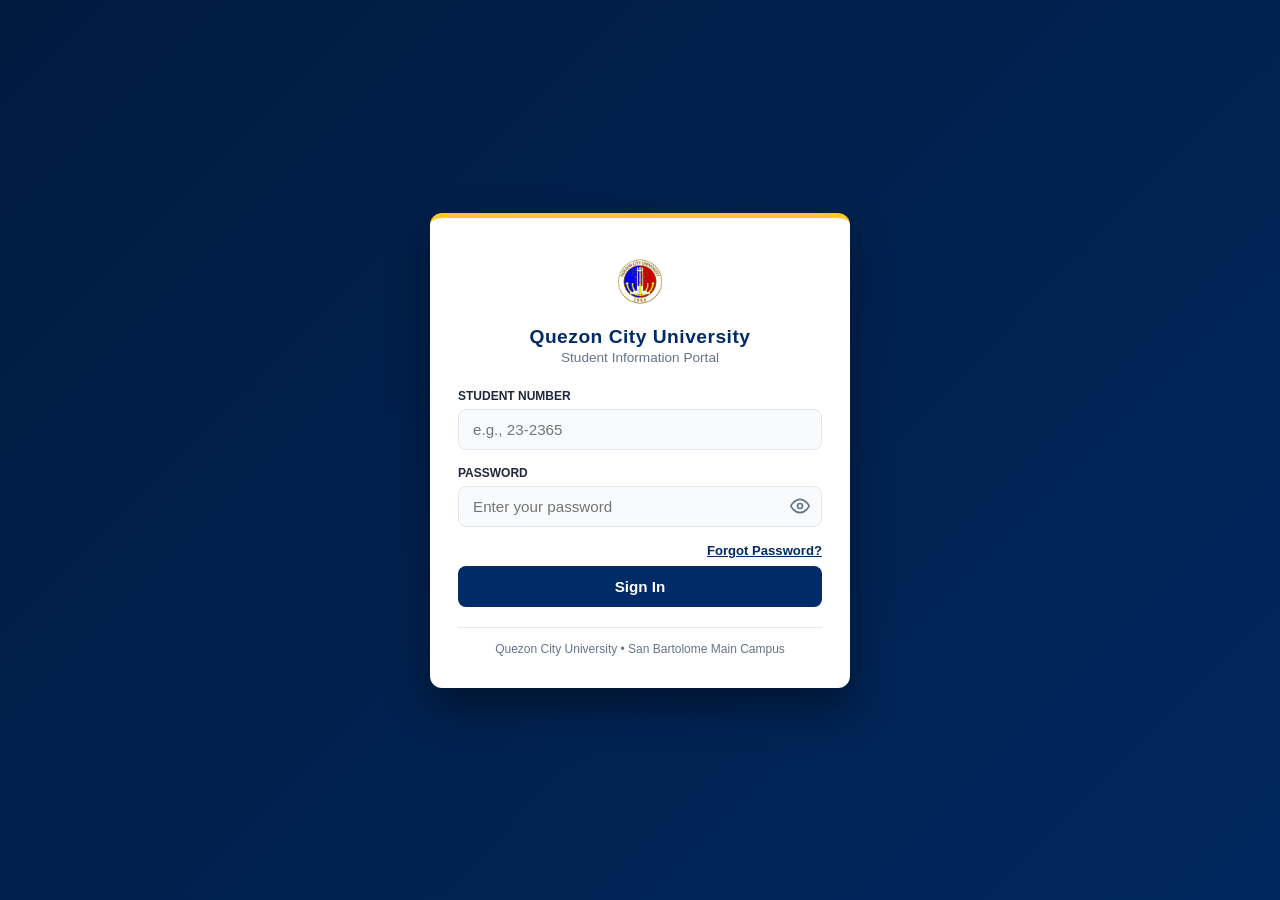
<file: frontend/index.html>
<!DOCTYPE html>
<html lang="en">
<head>
  <meta charset="UTF-8">
  <meta name="viewport" content="width=device-width, initial-scale=1.0">
  <title>QCU Portal - Student Login</title>
  <link rel="icon" type="image/png" href="assets/images/qcu_logo.png">
  <link rel="stylesheet" href="css/variables.css">
  <link rel="stylesheet" href="css/global.css">
  <link rel="stylesheet" href="css/pages/login.css">
</head>
<body class="login-page-body">

  <!-- Background Crossfade Slideshow -->
  <div class="bg-slideshow">
    <div class="slide"></div>
    <div class="slide"></div>
    <div class="slide"></div>
  </div>
  <div class="bg-overlay"></div>

  <!-- Login Card Container -->
  <div class="login-container">
    <div class="login-header">
      <img src="assets/images/qcu_logo.png" alt="QCU Logo" class="login-logo-img">
      <h2>Quezon City University</h2>
      <p>Student Information Portal</p>
    </div>

    <div id="loginAlertBox" class="alert-message alert-error"></div>

    <form id="loginForm">
      <div class="form-group">
        <label for="studentId">Student Number</label>
        <input type="text" id="studentId" class="form-input" placeholder="e.g., 23-2365" required autocomplete="username">
      </div>

      <div class="form-group">
        <label for="password">Password</label>
        <div class="password-input-wrapper">
          <input type="password" id="password" class="form-input" placeholder="Enter your password" required autocomplete="current-password">
          <button type="button" class="password-toggle-btn" id="togglePasswordBtn" aria-label="Show password">
            <svg id="eyeIcon" viewBox="0 0 24 24" fill="none" stroke="currentColor" stroke-width="2" stroke-linecap="round" stroke-linejoin="round">
              <path d="M1 12s4-8 11-8 11 8 11 8-4 8-11 8-11-8-11-8z"></path>
              <circle cx="12" cy="12" r="3"></circle>
            </svg>
          </button>
        </div>
      </div>

      <div class="form-helper-row">
        <button type="button" class="forgot-pass-link" id="openForgotModalBtn">Forgot Password?</button>
      </div>

      <button type="submit" class="btn-login">Sign In</button>
    </form>

    <div class="portal-footer">
      <span>Quezon City University &bull; San Bartolome Main Campus</span>
    </div>
  </div>

  <!-- Static Forgot Password Guidance Modal -->
  <div class="modal-backdrop" id="forgotPassModal">
    <div class="modal-card">
      <div class="modal-header">
        <div class="modal-title-group">
          <h3>Account Recovery & Password Reset</h3>
        </div>
        <button type="button" class="modal-close-btn" id="closeForgotModalBtn" aria-label="Close modal">&times;</button>
      </div>

      <div class="modal-body-content">
        <p>If you have forgotten your portal password or are locked out of your account, password resets are processed in person to protect student identity.</p>
        
        <div class="instruction-box">
          <strong>Where to proceed:</strong>
          <ul>
            <li><strong>QCU MIS / IT Helpdesk</strong> — Administration Building, Ground Floor</li>
            <li><strong>University Registrar's Office</strong> — Window 4 (Student Records Assistance)</li>
          </ul>
        </div>

        <div class="requirements-box">
          <strong>What to bring:</strong>
          <ul>
            <li>Valid <strong>Student ID</strong> (or Certificate of Registration / Assessment Slip).</li>
            <li>Official <strong>@qcu.edu.ph</strong> student email details.</li>
          </ul>
        </div>

        <p class="text-muted" style="font-size: 0.8rem; margin-top: 14px;">Office Hours: Monday to Friday, 8:00 AM – 5:00 PM.</p>
      </div>

      <div class="modal-actions">
        <button type="button" class="btn-submit" id="dismissForgotModalBtn">Understood</button>
      </div>
    </div>
  </div>

  <script src="js/modules/login.js"> </script>
</body>
</html>
</file>
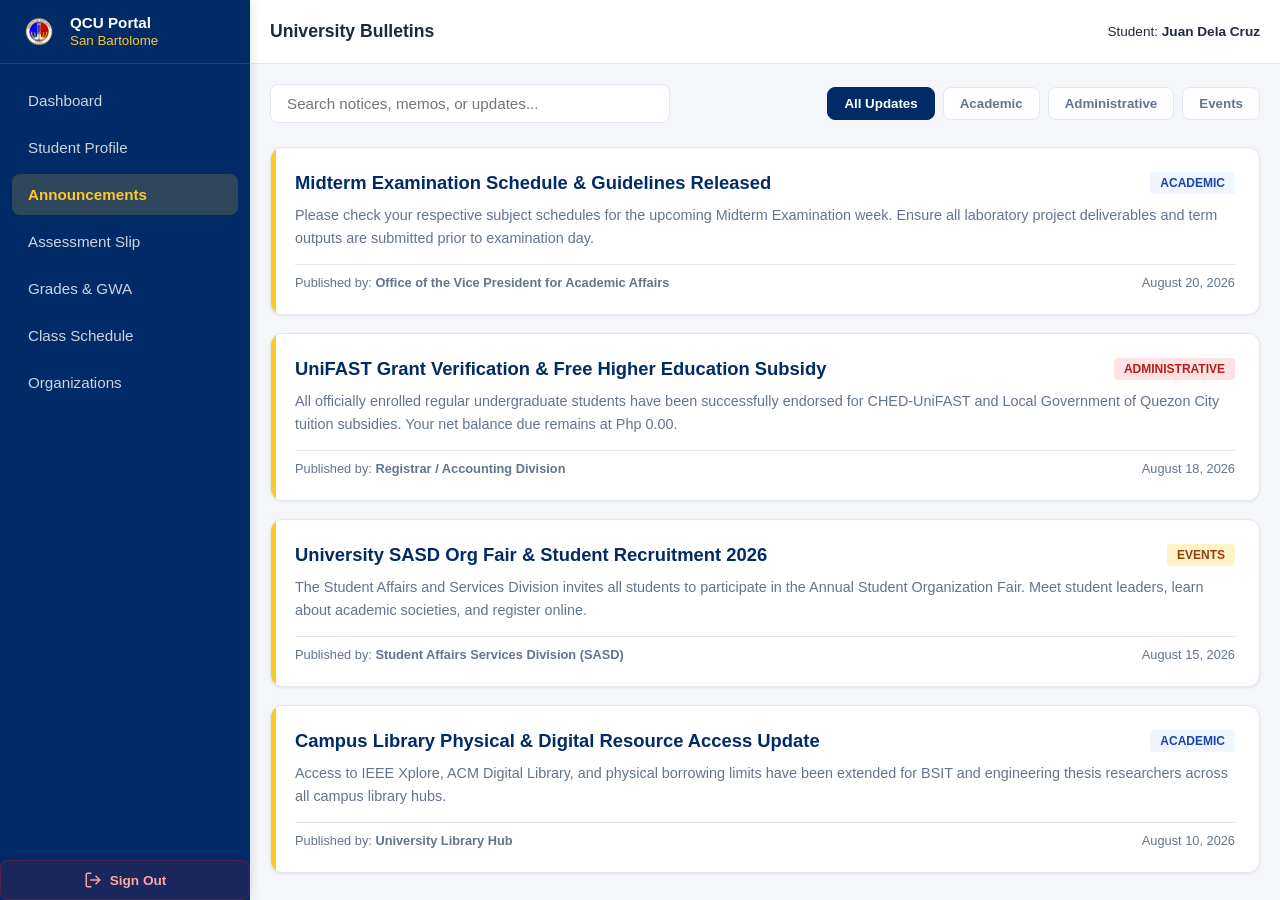
<file: frontend/announcements.html>
<!DOCTYPE html>
<html lang="en">
<head>
  <meta charset="UTF-8">
  <meta name="viewport" content="width=device-width, initial-scale=1.0">
  <title>QCU Portal - University Bulletins & Announcements</title>
  <link rel="icon" type="image/png" href="assets/images/qcu_logo.png">
  <link rel="stylesheet" href="css/variables.css">
  <link rel="stylesheet" href="css/global.css">
  <link rel="stylesheet" href="css/pages/announcements.css">
</head>
<body>

  <div class="sidebar-overlay"></div>

  <!-- Shared Sidebar -->
  <aside class="sidebar">
    <div class="brand-section">
      <img src="assets/images/qcu_logo.png" alt="QCU Logo" class="brand-logo-img">
      <div>
        <h3 class="brand-text-title">QCU Portal</h3>
        <small class="brand-text-sub">San Bartolome</small>
      </div>
    </div>
    
    <ul class="nav-list">
      <li><a href="dashboard.html" class="nav-link">Dashboard</a></li>
      <li><a href="profile.html" class="nav-link">Student Profile</a></li>
      <li><a href="announcements.html" class="nav-link active">Announcements</a></li>
      <li><a href="assessment.html" class="nav-link">Assessment Slip</a></li>
      <li><a href="grades.html" class="nav-link">Grades & GWA</a></li>
      <li><a href="schedule.html" class="nav-link">Class Schedule</a></li>
      <li><a href="organizations.html" class="nav-link">Organizations</a></li>
    </ul>

    <button class="btn-logout" id="logoutBtn">
  <svg width="18" height="18" viewBox="0 0 24 24" fill="none" stroke="currentColor" stroke-width="2" stroke-linecap="round" stroke-linejoin="round">
    <path d="M9 21H5a2 2 0 0 1-2-2V5a2 2 0 0 1 2-2h4"></path>
    <polyline points="16 17 21 12 16 7"></polyline>
    <line x1="21" y1="12" x2="9" y2="12"></line>
  </svg>
  Sign Out
</button>
  </aside>

  <!-- Main Viewport -->
  <div class="app-container">
    <header class="top-header">
      <div class="header-left">
        <button class="menu-toggle-btn" aria-label="Toggle navigation">☰</button>
        <h2 class="header-page-title">University Bulletins</h2>
      </div>
      <div class="user-badge">Student: <strong>Juan Dela Cruz</strong></div>
    </header>

    <main class="content-body">
      <!-- Search & Category Filters -->
      <section class="announcements-controls">
        <div class="search-box">
          <input type="text" id="bulletinSearch" class="search-input" placeholder="Search notices, memos, or updates...">
        </div>
        <div class="filter-tabs">
          <button class="tab-btn active" data-category="ALL">All Updates</button>
          <button class="tab-btn" data-category="ACADEMIC">Academic</button>
          <button class="tab-btn" data-category="ADMINISTRATIVE">Administrative</button>
          <button class="tab-btn" data-category="EVENTS">Events</button>
        </div>
      </section>

      <!-- Feed Container -->
      <section class="announcements-feed" id="bulletinFeed">
        <!-- Injected via JavaScript -->
      </section>
    </main>
  </div>

  <!-- Logout Confirmation Modal -->
  <div class="logout-modal-backdrop" id="logoutModal">
    <div class="logout-modal-box">
      <h3>Sign Out</h3>
      <p>Are you sure you want to sign out of your QCU Student Portal account?</p>
      <div class="logout-modal-actions">
        <button type="button" class="logout-btn-cancel" id="cancelLogoutBtn">Cancel</button>
        <button type="button" class="logout-btn-confirm" id="confirmLogoutBtn">Sign Out</button>
      </div>
    </div>
  </div>

  <script src="js/navigation.js"></script>
  <script src="js/modules/announcements.js"></script>
</body>
</html>
</file>
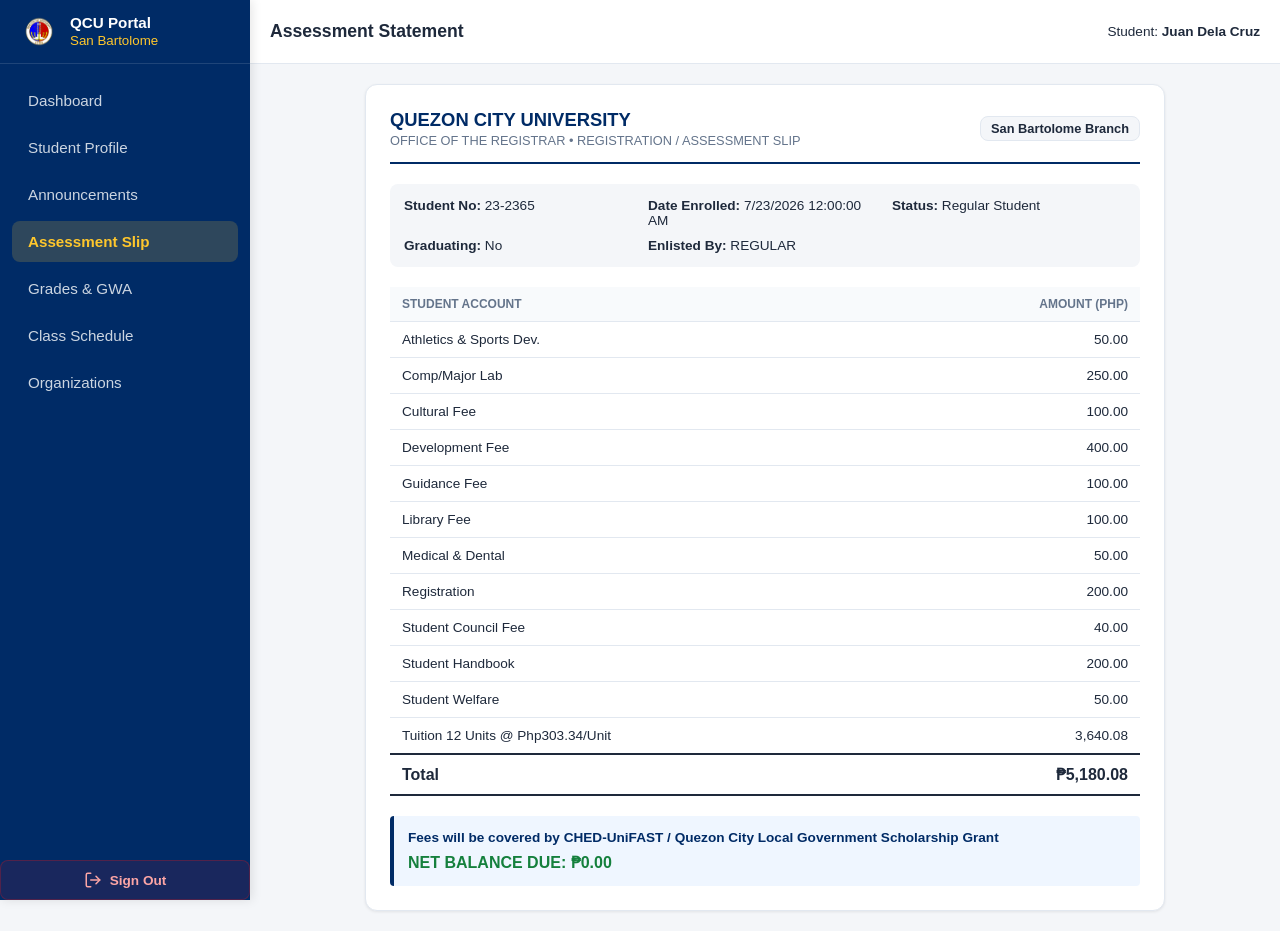
<file: frontend/assessment.html>
<!DOCTYPE html>
<html lang="en">
<head>
  <meta charset="UTF-8">
  <meta name="viewport" content="width=device-width, initial-scale=1.0">
  <title>QCU Portal - Official Assessment Slip</title>
  <link rel="icon" type="image/png" href="assets/images/qcu_logo.png">
  <link rel="stylesheet" href="css/variables.css">
  <link rel="stylesheet" href="css/global.css">
  <link rel="stylesheet" href="css/pages/assessment.css">
</head>
<body>

  <div class="sidebar-overlay"></div>

  <aside class="sidebar">
    <div class="brand-section">
      <img src="assets/images/qcu_logo.png" alt="QCU Logo" class="brand-logo-img">
      <div>
        <h3 class="brand-text-title">QCU Portal</h3>
        <small class="brand-text-sub">San Bartolome</small>
      </div>
    </div>
    
    <ul class="nav-list">
      <li><a href="dashboard.html" class="nav-link">Dashboard</a></li>
      <li><a href="profile.html" class="nav-link">Student Profile</a></li>
      <li><a href="announcements.html" class="nav-link">Announcements</a></li>
      <li><a href="assessment.html" class="nav-link active">Assessment Slip</a></li>
      <li><a href="grades.html" class="nav-link">Grades & GWA</a></li>
      <li><a href="schedule.html" class="nav-link">Class Schedule</a></li>
      <li><a href="organizations.html" class="nav-link">Organizations</a></li>
    </ul>

    <button class="btn-logout" id="logoutBtn">
  <svg width="18" height="18" viewBox="0 0 24 24" fill="none" stroke="currentColor" stroke-width="2" stroke-linecap="round" stroke-linejoin="round">
    <path d="M9 21H5a2 2 0 0 1-2-2V5a2 2 0 0 1 2-2h4"></path>
    <polyline points="16 17 21 12 16 7"></polyline>
    <line x1="21" y1="12" x2="9" y2="12"></line>
  </svg>
  Sign Out
</button>
  </aside>

  <div class="app-container">
    <header class="top-header">
      <div class="header-left">
        <button class="menu-toggle-btn" aria-label="Toggle menu">☰</button>
        <h2 class="header-page-title">Assessment Statement</h2>
      </div>
      <div class="user-badge">Student: <strong>Juan Dela Cruz</strong></div>
    </header>

    <main class="content-body">
      <div class="slip-wrapper">
        <header class="slip-header">
          <div class="university-title">
            <h2>QUEZON CITY UNIVERSITY</h2>
            <p>OFFICE OF THE REGISTRAR • REGISTRATION / ASSESSMENT SLIP</p>
          </div>
          <div class="campus-tag" id="campusName">San Bartolome Branch</div>
        </header>

        <section class="meta-grid">
          <div><strong>Student No:</strong> <span id="studentNo">23-2365</span></div>
          <div><strong>Date Enrolled:</strong> <span id="enrollDate">07/23/2026</span></div>
          <div><strong>Status:</strong> <span id="studentStatus">Regular</span></div>
          <div><strong>Graduating:</strong> <span id="isGraduating">No</span></div>
          <div><strong>Enlisted By:</strong> <span id="enlistedBy">REGULAR</span></div>
        </section>

        <div class="table-responsive">
          <table class="slip-table">
            <thead>
              <tr>
                <th style="text-align: left;">STUDENT ACCOUNT</th>
                <th style="text-align: right;">Amount (PHP)</th>
              </tr>
            </thead>
            <tbody id="assessmentRows"></tbody>
            <tfoot>
              <tr class="total-row">
                <td>Total</td>
                <td id="totalAmountDisplay" style="text-align: right;">₱0.00</td>
              </tr>
            </tfoot>
          </table>
        </div>

        <div class="scholarship-box">
          <p>Fees will be covered by CHED-UniFAST / Quezon City Local Government Scholarship Grant</p>
          <div class="net-due-tag">NET BALANCE DUE: ₱0.00</div>
        </div>
      </div>
    </main>
  </div>

  <!-- Logout Confirmation Modal -->
  <div class="logout-modal-backdrop" id="logoutModal">
    <div class="logout-modal-box">
      <h3>Sign Out</h3>
      <p>Are you sure you want to sign out of your QCU Student Portal account?</p>
      <div class="logout-modal-actions">
        <button type="button" class="logout-btn-cancel" id="cancelLogoutBtn">Cancel</button>
        <button type="button" class="logout-btn-confirm" id="confirmLogoutBtn">Sign Out</button>
      </div>
    </div>
  </div>

  <script src="js/navigation.js"></script>
  <script src="js/modules/assessment.js"></script>
</body>
</html>
</file>
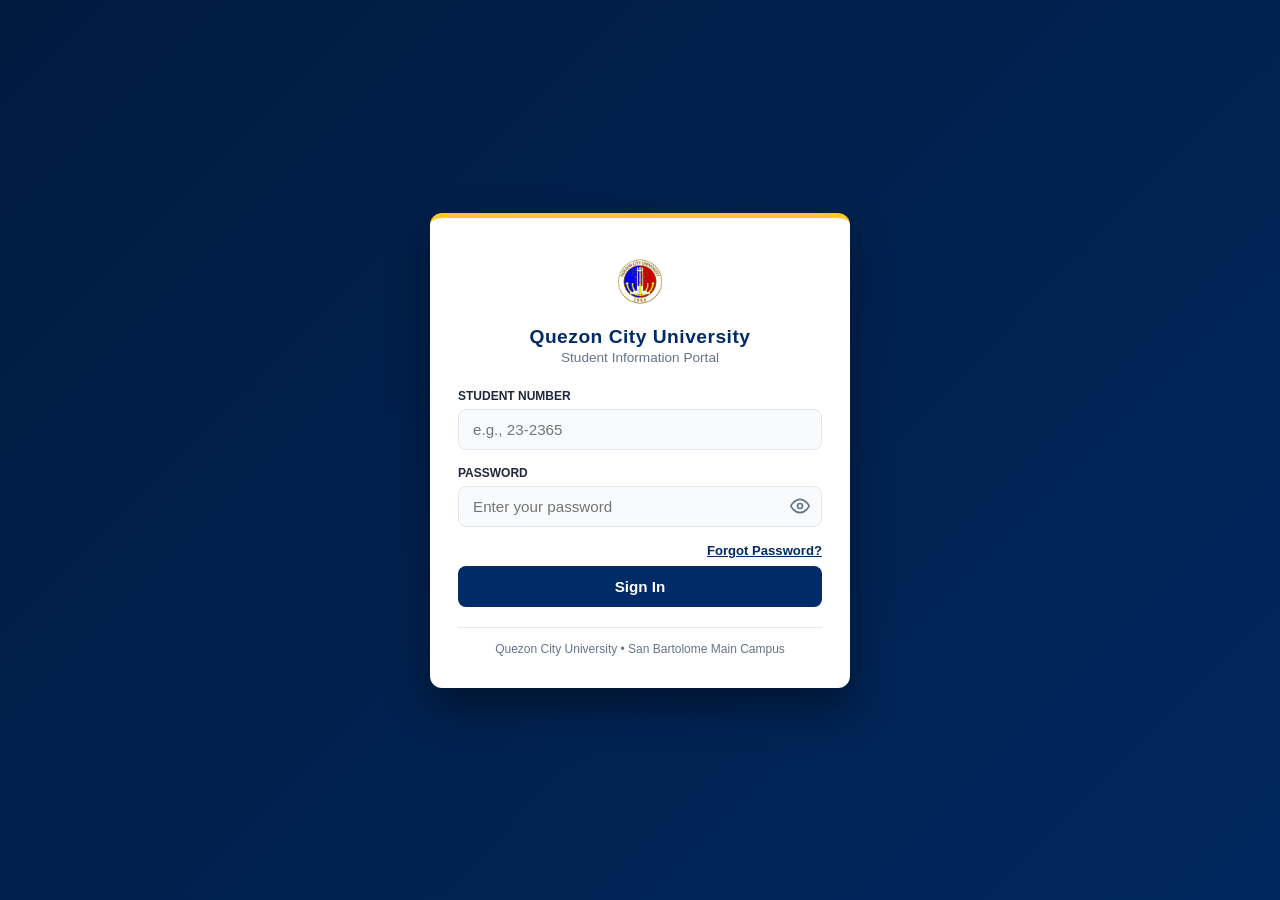
<file: frontend/dashboard.html>
<!DOCTYPE html>
<html lang="en">
<head>
  <meta charset="UTF-8">
  <meta name="viewport" content="width=device-width, initial-scale=1.0">
  <title>QCU Portal - Student Dashboard</title>
  <link rel="icon" type="image/png" href="assets/images/qcu_logo.png">
  <link rel="stylesheet" href="css/variables.css">
  <link rel="stylesheet" href="css/global.css">
  <link rel="stylesheet" href="css/pages/dashboard.css">
</head>
<body>

  <div class="sidebar-overlay"></div>

  <aside class="sidebar">
    <div class="brand-section">
      <img src="assets/images/qcu_logo.png" alt="QCU Logo" class="brand-logo-img">
      <div>
        <h3 class="brand-text-title">QCU Portal</h3>
        <small class="brand-text-sub">San Bartolome</small>
      </div>
    </div>
    
    <ul class="nav-list">
      <li><a href="dashboard.html" class="nav-link active">Dashboard</a></li>
      <li><a href="profile.html" class="nav-link">Student Profile</a></li>
      <li><a href="announcements.html" class="nav-link">Announcements</a></li>
      <li><a href="assessment.html" class="nav-link">Assessment Slip</a></li>
      <li><a href="grades.html" class="nav-link">Grades & GWA</a></li>
      <li><a href="schedule.html" class="nav-link">Class Schedule</a></li>
      <li><a href="organizations.html" class="nav-link">Organizations</a></li>
    </ul>

    <button class="btn-logout" id="logoutBtn">
  <svg width="18" height="18" viewBox="0 0 24 24" fill="none" stroke="currentColor" stroke-width="2" stroke-linecap="round" stroke-linejoin="round">
    <path d="M9 21H5a2 2 0 0 1-2-2V5a2 2 0 0 1 2-2h4"></path>
    <polyline points="16 17 21 12 16 7"></polyline>
    <line x1="21" y1="12" x2="9" y2="12"></line>
  </svg>
  Sign Out
</button>
  </aside>

  <div class="app-container">
    <header class="top-header">
      <div class="header-left">
        <button class="menu-toggle-btn" aria-label="Toggle menu">☰</button>
        <h2 class="header-page-title">Student Dashboard</h2>
      </div>
      <div class="user-badge"><strong id="studentHeaderName">Juan Dela Cruz</strong></div>
    </header>

    <main class="content-body">
      <section class="metrics-grid">
        <div class="metric-card">
          <h4>Current Semester GWA</h4>
          <div class="value" id="dashGwa">1.35</div>
          <span class="badge badge-success">Dean's List Standing</span>
        </div>
        <div class="metric-card">
          <h4>Enrolled Units</h4>
          <div class="value" id="dashUnits">12 Units</div>
          <span class="badge badge-info">Regular Student</span>
        </div>
        <div class="metric-card">
          <h4>Tuition & Fees Due</h4>
          <div class="value">₱0.00</div>
          <span class="badge badge-success">CHED-UniFAST Covered</span>
        </div>
      </section>

      <div class="dashboard-grid">
        <section class="panel-card">
          <div class="panel-header">
            <h3>Today's Class Schedule</h3>
            <span style="font-size: 0.8rem; color: var(--qcu-text-muted);" id="todayDate">Monday</span>
          </div>
          <div class="table-responsive">
            <table class="schedule-table">
              <thead>
                <tr>
                  <th>Code</th>
                  <th>Subject</th>
                  <th>Time</th>
                  <th>Room</th>
                  <th>Instructor</th>
                </tr>
              </thead>
              <tbody id="dashScheduleRows"></tbody>
            </table>
          </div>
        </section>

        <section class="panel-card">
          <div class="panel-header">
            <h3>Announcements</h3>
            <span style="font-size: 0.8rem; color: var(--qcu-accent); font-weight: 700;">SASD / Admin</span>
          </div>
          <div class="announcement-list" id="announcementFeed"></div>
        </section>
      </div>
    </main>
  </div>

  <!-- Logout Confirmation Modal -->
  <div class="logout-modal-backdrop" id="logoutModal">
    <div class="logout-modal-box">
      <h3>Sign Out</h3>
      <p>Are you sure you want to sign out of your QCU Student Portal account?</p>
      <div class="logout-modal-actions">
        <button type="button" class="logout-btn-cancel" id="cancelLogoutBtn">Cancel</button>
        <button type="button" class="logout-btn-confirm" id="confirmLogoutBtn">Sign Out</button>
      </div>
    </div>
  </div>

  <script src="js/navigation.js"></script>
  <script src="js/modules/dashboard.js"></script>
</body>
</html>
</file>
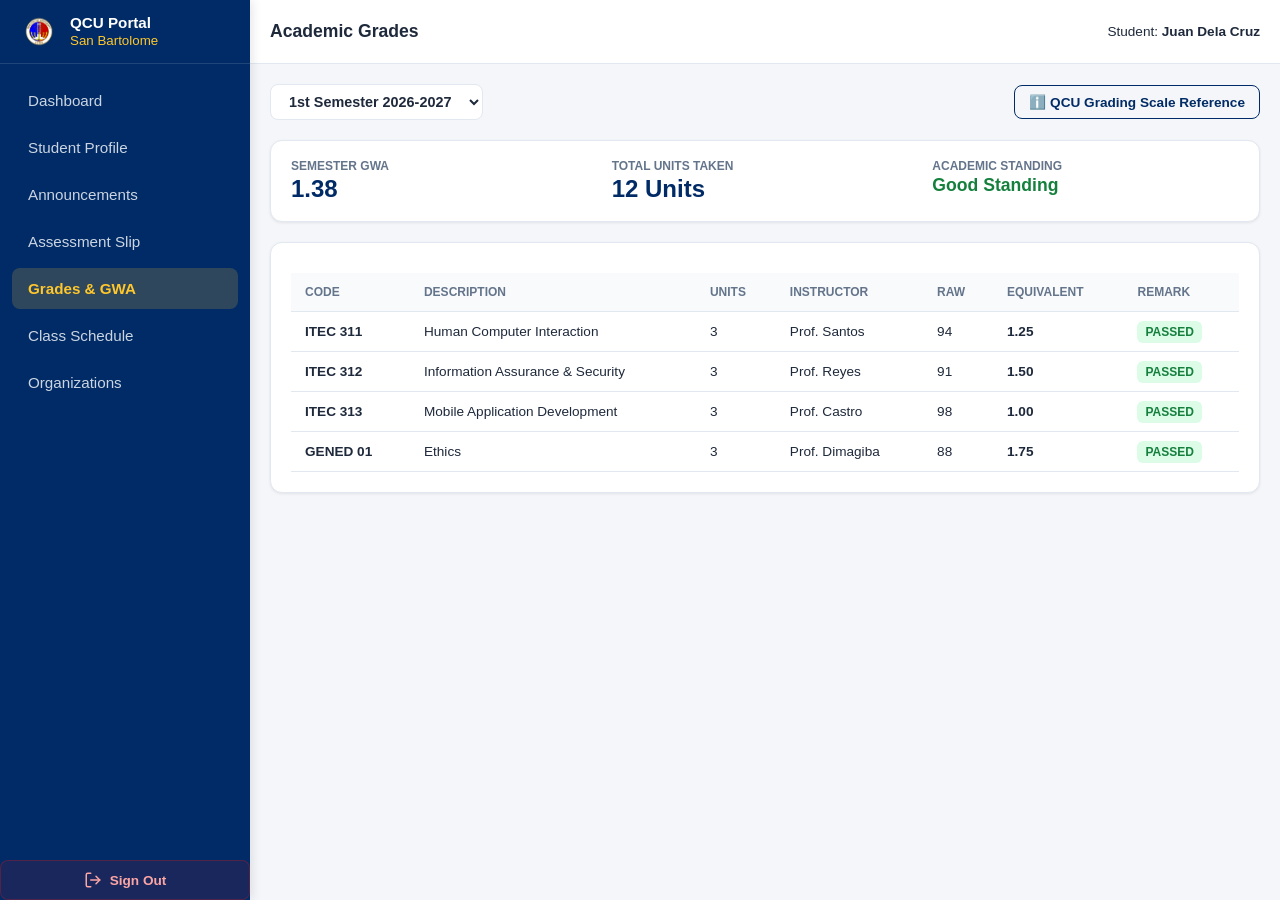
<file: frontend/grades.html>
<!DOCTYPE html>
<html lang="en">
<head>
  <meta charset="UTF-8">
  <meta name="viewport" content="width=device-width, initial-scale=1.0">
  <title>QCU Portal - Grades & Academic History</title>
  <link rel="icon" type="image/png" href="assets/images/qcu_logo.png">
  <link rel="stylesheet" href="css/variables.css">
  <link rel="stylesheet" href="css/global.css">
  <link rel="stylesheet" href="css/pages/grades.css">
</head>
<body>

  <div class="sidebar-overlay"></div>

  <aside class="sidebar">
    <div class="brand-section">
      <img src="assets/images/qcu_logo.png" alt="QCU Logo" class="brand-logo-img">
      <div>
        <h3 class="brand-text-title">QCU Portal</h3>
        <small class="brand-text-sub">San Bartolome</small>
      </div>
    </div>
    
    <ul class="nav-list">
      <li><a href="dashboard.html" class="nav-link">Dashboard</a></li>
      <li><a href="profile.html" class="nav-link">Student Profile</a></li>
      <li><a href="announcements.html" class="nav-link">Announcements</a></li>
      <li><a href="assessment.html" class="nav-link">Assessment Slip</a></li>
      <li><a href="grades.html" class="nav-link active">Grades & GWA</a></li>
      <li><a href="schedule.html" class="nav-link">Class Schedule</a></li>
      <li><a href="organizations.html" class="nav-link">Organizations</a></li>
    </ul>

    <button class="btn-logout" id="logoutBtn">
  <svg width="18" height="18" viewBox="0 0 24 24" fill="none" stroke="currentColor" stroke-width="2" stroke-linecap="round" stroke-linejoin="round">
    <path d="M9 21H5a2 2 0 0 1-2-2V5a2 2 0 0 1 2-2h4"></path>
    <polyline points="16 17 21 12 16 7"></polyline>
    <line x1="21" y1="12" x2="9" y2="12"></line>
  </svg>
  Sign Out
</button>
  </aside>

  <div class="app-container">
    <header class="top-header">
      <div class="header-left">
        <button class="menu-toggle-btn" aria-label="Toggle menu">☰</button>
        <h2 class="header-page-title">Academic Grades</h2>
      </div>
      <div class="user-badge">Student: <strong>Juan Dela Cruz</strong></div>
    </header>

    <main class="content-body">
      <div class="grades-header-actions">
        <select id="semesterSelect" class="semester-select">
          <option value="1st-2026-2027">1st Semester 2026-2027</option>
        </select>
        <button id="openModalBtn" class="btn-scale-info">ℹ️ QCU Grading Scale Reference</button>
      </div>

      <section class="gwa-summary-card">
        <div class="gwa-stat">
          <span class="label">Semester GWA</span>
          <span class="num" id="semesterGwa">--</span>
        </div>
        <div class="gwa-stat">
          <span class="label">Total Units Taken</span>
          <span class="num" id="totalUnits">--</span>
        </div>
        <div class="gwa-stat">
          <span class="label">Academic Standing</span>
          <span class="num" id="standingStatus" style="font-size: 1.1rem; color: #15803D;">Good Standing</span>
        </div>
      </section>

      <section class="grades-card">
        <div class="table-responsive">
          <table class="grades-table">
            <thead>
              <tr>
                <th>Code</th>
                <th>Description</th>
                <th>Units</th>
                <th>Instructor</th>
                <th>Raw</th>
                <th>Equivalent</th>
                <th>Remark</th>
              </tr>
            </thead>
            <tbody id="gradesTableBody"></tbody>
          </table>
        </div>
      </section>
    </main>
  </div>

  <div class="modal-backdrop" id="gradeScaleModal">
    <div class="modal-content">
      <div class="modal-header">
        <h3 style="color: var(--qcu-primary); font-size: 1.1rem;">QCU Zero-Based Grading System</h3>
        <button class="close-btn" id="closeModalBtn">&times;</button>
      </div>
      <div class="table-responsive">
        <table class="grades-table" style="margin-bottom: 12px;">
          <thead>
            <tr>
              <th>Range</th>
              <th>Equiv</th>
              <th>Range</th>
              <th>Equiv</th>
            </tr>
          </thead>
          <tbody>
            <tr><td>97 - 100</td><td><strong>1.00</strong></td><td>77 - 80</td><td><strong>2.25</strong></td></tr>
            <tr><td>93 - 96</td><td><strong>1.25</strong></td><td>73 - 76</td><td><strong>2.50</strong></td></tr>
            <tr><td>89 - 92</td><td><strong>1.50</strong></td><td>69 - 72</td><td><strong>2.75</strong></td></tr>
            <tr><td>85 - 88</td><td><strong>1.75</strong></td><td>65 - 68</td><td><strong>3.00</strong></td></tr>
            <tr><td>81 - 84</td><td><strong>2.00</strong></td><td>Below 65</td><td><strong>5.00</strong></td></tr>
          </tbody>
        </table>
      </div>
      <p style="font-size: 0.75rem; color: var(--qcu-text-muted);">
        * <strong>INC:</strong> Incomplete | <strong>OD:</strong> Officially Dropped | <strong>UD:</strong> Unofficially Dropped | <strong>OW:</strong> Officially Withdrawn
      </p>
    </div>
  </div>

  <!-- Logout Confirmation Modal -->
  <div class="logout-modal-backdrop" id="logoutModal">
    <div class="logout-modal-box">
      <h3>Sign Out</h3>
      <p>Are you sure you want to sign out of your QCU Student Portal account?</p>
      <div class="logout-modal-actions">
        <button type="button" class="logout-btn-cancel" id="cancelLogoutBtn">Cancel</button>
        <button type="button" class="logout-btn-confirm" id="confirmLogoutBtn">Sign Out</button>
      </div>
    </div>
  </div>

  <script src="js/navigation.js"></script>
  <script src="js/modules/grades.js"></script>
</body>
</html>
</file>
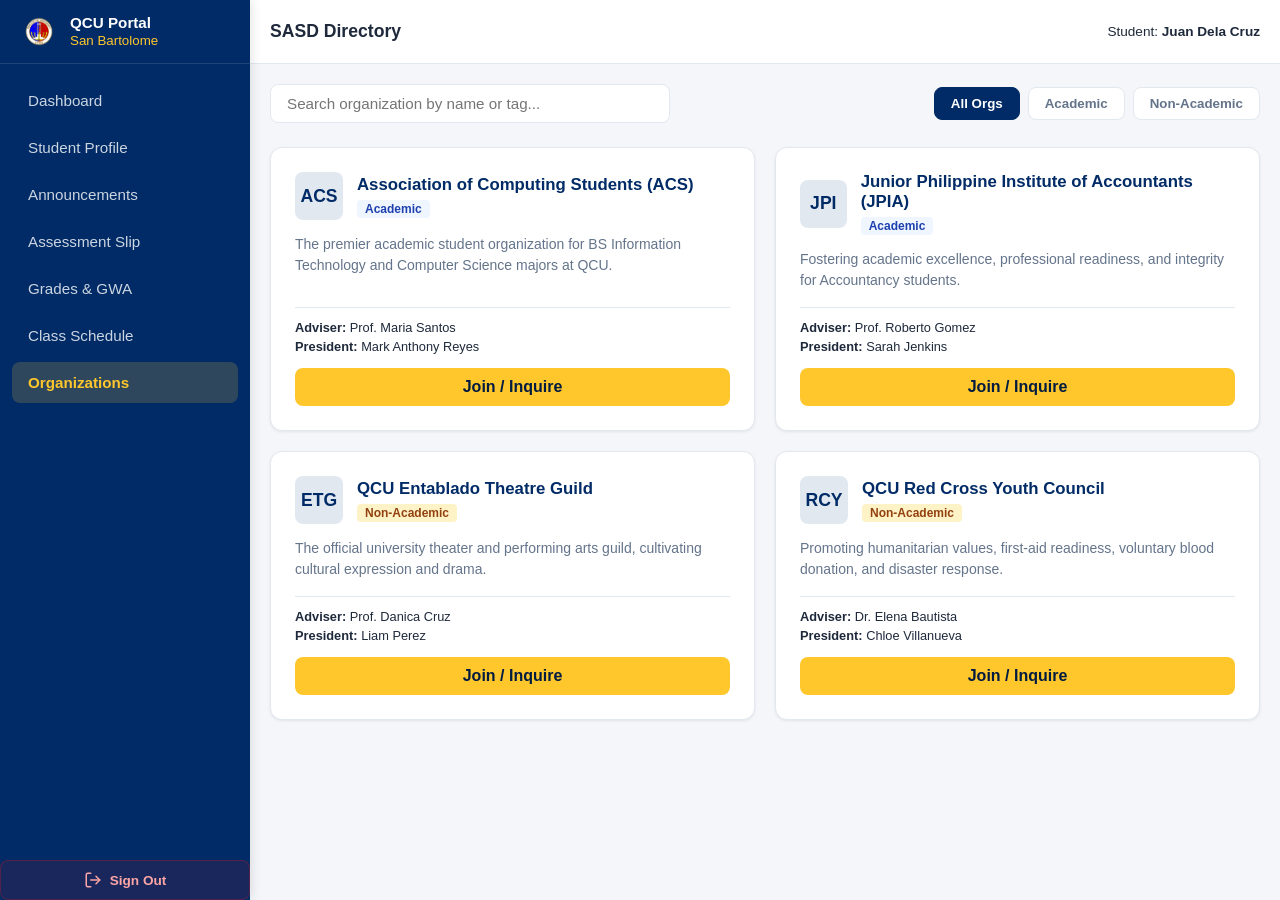
<file: frontend/organizations.html>
<!DOCTYPE html>
<html lang="en">
<head>
  <meta charset="UTF-8">
  <meta name="viewport" content="width=device-width, initial-scale=1.0">
  <title>QCU Portal - Student Organizations</title>
  <link rel="icon" type="image/png" href="assets/images/qcu_logo.png">
  <link rel="stylesheet" href="css/variables.css">
  <link rel="stylesheet" href="css/global.css">
  <link rel="stylesheet" href="css/pages/orgs.css">
</head>
<body>

  <div class="sidebar-overlay"></div>

  <aside class="sidebar">
    <div class="brand-section">
      <img src="assets/images/qcu_logo.png" alt="QCU Logo" class="brand-logo-img">
      <div>
        <h3 class="brand-text-title">QCU Portal</h3>
<small class="brand-text-sub">San Bartolome</small>
      </div>
    </div>
    
    <ul class="nav-list">
      <li><a href="dashboard.html" class="nav-link">Dashboard</a></li>
      <li><a href="profile.html" class="nav-link">Student Profile</a></li>
      <li><a href="announcements.html" class="nav-link">Announcements</a></li>
      <li><a href="assessment.html" class="nav-link">Assessment Slip</a></li>
      <li><a href="grades.html" class="nav-link">Grades & GWA</a></li>
      <li><a href="schedule.html" class="nav-link">Class Schedule</a></li>
      <li><a href="organizations.html" class="nav-link active">Organizations</a></li>
    </ul>

    <button class="btn-logout" id="logoutBtn">
  <svg width="18" height="18" viewBox="0 0 24 24" fill="none" stroke="currentColor" stroke-width="2" stroke-linecap="round" stroke-linejoin="round">
    <path d="M9 21H5a2 2 0 0 1-2-2V5a2 2 0 0 1 2-2h4"></path>
    <polyline points="16 17 21 12 16 7"></polyline>
    <line x1="21" y1="12" x2="9" y2="12"></line>
  </svg>
  Sign Out
</button>
  </aside>

  <div class="app-container">
    <header class="top-header">
      <div class="header-left">
        <button class="menu-toggle-btn" aria-label="Toggle menu">☰</button>
        <h2 class="header-page-title">SASD Directory</h2>
      </div>
      <div class="user-badge">Student: <strong>Juan Dela Cruz</strong></div>
    </header>

    <main class="content-body">
      <section class="orgs-controls">
        <div class="search-box">
          <input type="text" id="searchInput" class="search-input" placeholder="Search organization by name or tag...">
        </div>
        <div class="filter-tabs">
          <button class="tab-btn active" data-category="ALL">All Orgs</button>
          <button class="tab-btn" data-category="ACADEMIC">Academic</button>
          <button class="tab-btn" data-category="NON_ACADEMIC">Non-Academic</button>
        </div>
      </section>

      <section class="orgs-grid" id="orgsContainer"></section>
    </main>
  </div>

  <!-- Logout Confirmation Modal -->
  <div class="logout-modal-backdrop" id="logoutModal">
    <div class="logout-modal-box">
      <h3>Sign Out</h3>
      <p>Are you sure you want to sign out of your QCU Student Portal account?</p>
      <div class="logout-modal-actions">
        <button type="button" class="logout-btn-cancel" id="cancelLogoutBtn">Cancel</button>
        <button type="button" class="logout-btn-confirm" id="confirmLogoutBtn">Sign Out</button>
      </div>
    </div>
  </div>

  <script src="js/navigation.js"></script>
  <script src="js/modules/orgs.js"></script>
</body>
</html>
</file>
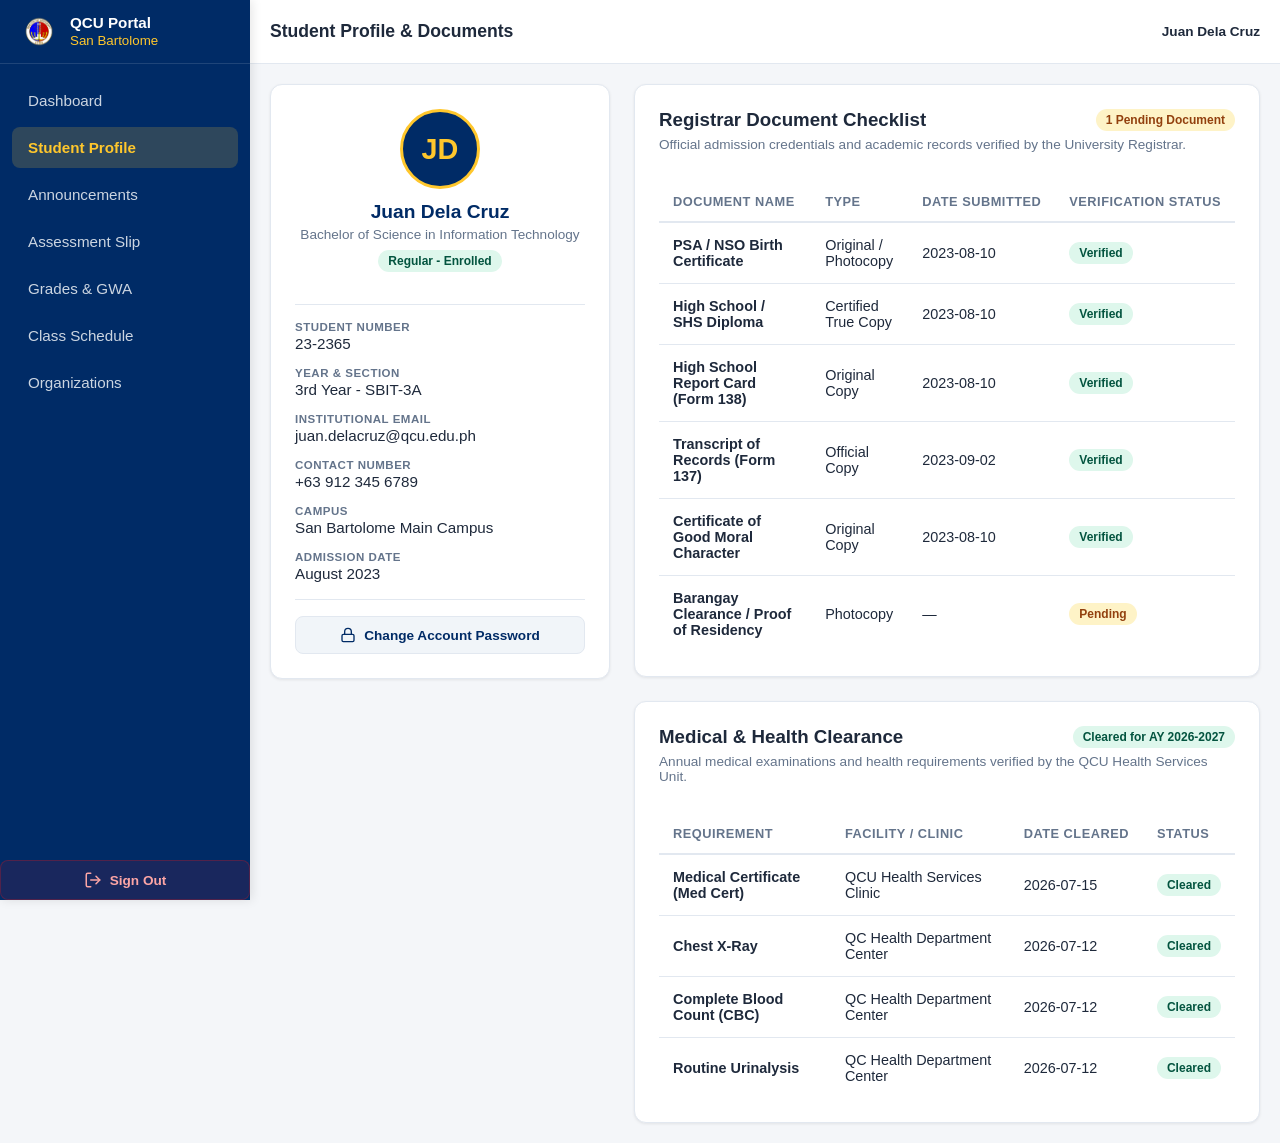
<file: frontend/profile.html>
<!DOCTYPE html>
<html lang="en">
<head>
  <meta charset="UTF-8">
  <meta name="viewport" content="width=device-width, initial-scale=1.0">
  <title>QCU Portal - Student Profile & Documents</title>
  <link rel="icon" type="image/png" href="assets/images/qcu_logo.png">
  <link rel="stylesheet" href="css/variables.css">
  <link rel="stylesheet" href="css/global.css">
  <link rel="stylesheet" href="css/pages/profile.css">
</head>
<body>

  <div class="sidebar-overlay"></div>

  <aside class="sidebar">
    <div class="brand-section">
      <img src="assets/images/qcu_logo.png" alt="QCU Logo" class="brand-logo-img">
      <div>
        <h3 class="brand-text-title">QCU Portal</h3>
        <small class="brand-text-sub">San Bartolome</small>
      </div>
    </div>
    
    <ul class="nav-list">
      <li><a href="dashboard.html" class="nav-link">Dashboard</a></li>
      <li><a href="profile.html" class="nav-link active">Student Profile</a></li>
      <li><a href="announcements.html" class="nav-link">Announcements</a></li>
      <li><a href="assessment.html" class="nav-link">Assessment Slip</a></li>
      <li><a href="grades.html" class="nav-link">Grades & GWA</a></li>
      <li><a href="schedule.html" class="nav-link">Class Schedule</a></li>
      <li><a href="organizations.html" class="nav-link">Organizations</a></li>
    </ul>

    <button class="btn-logout" id="logoutBtn">
      <svg width="18" height="18" viewBox="0 0 24 24" fill="none" stroke="currentColor" stroke-width="2" stroke-linecap="round" stroke-linejoin="round">
        <path d="M9 21H5a2 2 0 0 1-2-2V5a2 2 0 0 1 2-2h4"></path>
        <polyline points="16 17 21 12 16 7"></polyline>
        <line x1="21" y1="12" x2="9" y2="12"></line>
      </svg>
      Sign Out
    </button>
  </aside>

  <div class="app-container">
    <header class="top-header">
      <div class="header-left">
        <button class="menu-toggle-btn" aria-label="Toggle menu">☰</button>
        <h2 class="header-page-title">Student Profile & Documents</h2>
      </div>
      <div class="user-badge"><strong id="studentHeaderName">Juan Dela Cruz</strong></div>
    </header>

    <main class="content-body">
      <div class="profile-layout-grid">
        
        <!-- Left: Student Information Card -->
        <section class="panel-card profile-info-card">
          <div class="profile-header-banner">
            <div class="avatar-circle">JD</div>
            <div class="profile-title-group">
              <h3 id="studentFullName">Juan Dela Cruz</h3>
              <p class="text-muted" id="studentProgram">BS in Information Technology</p>
              <span class="badge badge-success" id="studentStatusBadge">Regular - Enrolled</span>
            </div>
          </div>

          <hr class="divider">

          <div class="info-meta-grid">
            <div class="info-item">
              <label>Student Number</label>
              <span id="studentIdDisplay">23-2365</span>
            </div>
            <div class="info-item">
              <label>Year & Section</label>
              <span id="yearSectionDisplay">3rd Year - SBIT-3A</span>
            </div>
            <div class="info-item">
              <label>Institutional Email</label>
              <span id="studentEmailDisplay">juan.delacruz@qcu.edu.ph</span>
            </div>
            <div class="info-item">
              <label>Contact Number</label>
              <span id="studentContactDisplay">+63 912 345 6789</span>
            </div>
            <div class="info-item">
              <label>Campus</label>
              <span id="campusDisplay">San Bartolome Main Campus</span>
            </div>
            <div class="info-item">
              <label>Admission Date</label>
              <span id="admissionDateDisplay">August 2023</span>
            </div>
          </div>

          <hr class="divider">

          <!-- Account Security Action -->
          <div class="security-action-group">
            <button type="button" class="btn-change-password" id="openChangePassModalBtn">
              <svg width="16" height="16" viewBox="0 0 24 24" fill="none" stroke="currentColor" stroke-width="2" stroke-linecap="round" stroke-linejoin="round">
                <rect x="3" y="11" width="18" height="11" rx="2" ry="2"></rect>
                <path d="M7 11V7a5 5 0 0 1 10 0v4"></path>
              </svg>
              Change Account Password
            </button>
          </div>
        </section>

        <!-- Right: Checklists Column -->
        <div class="checklists-column">
          
          <!-- 1. Registrar Academic Documents -->
          <section class="panel-card document-status-card">
            <div class="panel-header">
              <h3>Registrar Document Checklist</h3>
              <span class="badge badge-warning" id="docSummaryBadge">1 Pending Document</span>
            </div>
            <p class="text-muted text-sm">Official admission credentials and academic records verified by the University Registrar.</p>

            <div class="table-responsive">
              <table>
                <thead>
                  <tr>
                    <th>Document Name</th>
                    <th>Type</th>
                    <th>Date Submitted</th>
                    <th>Verification Status</th>
                  </tr>
                </thead>
                <tbody id="documentTableRows">
                  <!-- Dynamic Rows -->
                </tbody>
              </table>
            </div>
          </section>

          <!-- 2. Medical & Health Clearance -->
          <section class="panel-card document-status-card">
            <div class="panel-header">
              <h3>Medical & Health Clearance</h3>
              <span class="badge badge-success" id="medSummaryBadge">Cleared for AY 2026-2027</span>
            </div>
            <p class="text-muted text-sm">Annual medical examinations and health requirements verified by the QCU Health Services Unit.</p>

            <div class="table-responsive">
              <table>
                <thead>
                  <tr>
                    <th>Requirement</th>
                    <th>Facility / Clinic</th>
                    <th>Date Cleared</th>
                    <th>Status</th>
                  </tr>
                </thead>
                <tbody id="medicalTableRows">
                  <!-- Dynamic Rows -->
                </tbody>
              </table>
            </div>
          </section>

        </div>

      </div>
    </main>
  </div>

  <!-- Change Password Modal -->
  <div class="modal-backdrop" id="passwordModal">
    <div class="modal-card">
      <div class="modal-header">
        <div class="modal-title-group">
          <h3>Change Account Password</h3>
          <p class="text-muted text-sm">Enter your current password and choose a strong new password.</p>
        </div>
        <button type="button" class="modal-close-btn" id="closePassModalBtn" aria-label="Close modal">&times;</button>
      </div>

      <form id="changePasswordForm">
        <div id="passwordAlertBox" class="alert-message" style="display: none;"></div>

        <div class="form-group">
          <label for="currentPassword">Current Password</label>
          <input type="password" id="currentPassword" class="form-input" placeholder="Enter current password" required autocomplete="current-password">
        </div>

        <div class="form-group">
          <label for="newPassword">New Password</label>
          <input type="password" id="newPassword" class="form-input" placeholder="Minimum 8 characters" required minlength="8" autocomplete="new-password">
        </div>

        <div class="form-group">
          <label for="confirmPassword">Confirm New Password</label>
          <input type="password" id="confirmPassword" class="form-input" placeholder="Re-enter new password" required minlength="8" autocomplete="new-password">
        </div>

        <div class="modal-actions">
          <button type="button" class="btn-cancel" id="cancelPassModalBtn">Cancel</button>
          <button type="submit" class="btn-submit">Update Password</button>
        </div>
      </form>
    </div>
  </div>

  <!-- Logout Confirmation Modal -->
  <div class="logout-modal-backdrop" id="logoutModal">
    <div class="logout-modal-box">
      <h3>Sign Out</h3>
      <p>Are you sure you want to sign out of your QCU Student Portal account?</p>
      <div class="logout-modal-actions">
        <button type="button" class="logout-btn-cancel" id="cancelLogoutBtn">Cancel</button>
        <button type="button" class="logout-btn-confirm" id="confirmLogoutBtn">Sign Out</button>
      </div>
    </div>
  </div>

  <script src="js/navigation.js"></script>
  <script src="js/modules/profile.js"></script>
</body>
</html>
</file>
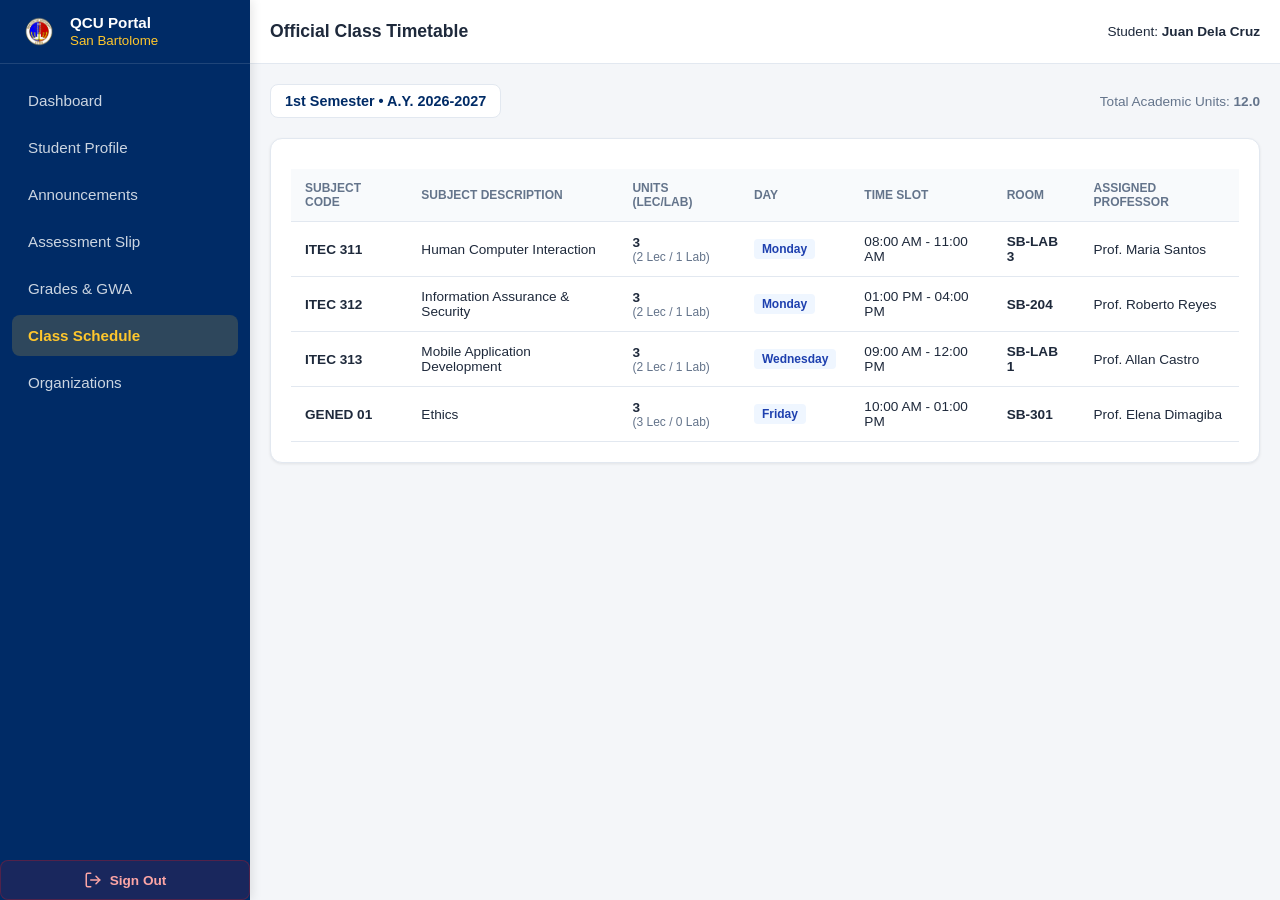
<file: frontend/schedule.html>
<!DOCTYPE html>
<html lang="en">
<head>
  <meta charset="UTF-8">
  <meta name="viewport" content="width=device-width, initial-scale=1.0">
  <title>QCU Portal - Class Schedule</title>
  <link rel="icon" type="image/png" href="assets/images/qcu_logo.png">
  <link rel="stylesheet" href="css/variables.css">
  <link rel="stylesheet" href="css/global.css">
  <link rel="stylesheet" href="css/pages/schedule.css">
</head>
<body>

  <!-- Mobile Overlay Backdrop -->
  <div class="sidebar-overlay"></div>

  <!-- Shared Sidebar -->
  <aside class="sidebar">
    <div class="brand-section">
      <img src="assets/images/qcu_logo.png" alt="QCU Logo" class="brand-logo-img">
      <div>
        <h3 class="brand-text-title">QCU Portal</h3>
        <small class="brand-text-sub">San Bartolome</small>
      </div>
    </div>
    
    <ul class="nav-list">
      <li><a href="dashboard.html" class="nav-link">Dashboard</a></li>
      <li><a href="profile.html" class="nav-link">Student Profile</a></li>
      <li><a href="announcements.html" class="nav-link">Announcements</a></li>
      <li><a href="assessment.html" class="nav-link">Assessment Slip</a></li>
      <li><a href="grades.html" class="nav-link">Grades & GWA</a></li>
      <li><a href="schedule.html" class="nav-link active">Class Schedule</a></li>
      <li><a href="organizations.html" class="nav-link">Organizations</a></li>
    </ul>

    <button class="btn-logout" id="logoutBtn">
  <svg width="18" height="18" viewBox="0 0 24 24" fill="none" stroke="currentColor" stroke-width="2" stroke-linecap="round" stroke-linejoin="round">
    <path d="M9 21H5a2 2 0 0 1-2-2V5a2 2 0 0 1 2-2h4"></path>
    <polyline points="16 17 21 12 16 7"></polyline>
    <line x1="21" y1="12" x2="9" y2="12"></line>
  </svg>
  Sign Out
</button>
  </aside>

  <!-- Main Content Area -->
  <div class="app-container">
    <header class="top-header">
      <div class="header-left">
        <button class="menu-toggle-btn" aria-label="Toggle menu">☰</button>
        <h2 class="header-page-title">Official Class Timetable</h2>
      </div>
      <div class="user-badge">Student: <strong>Juan Dela Cruz</strong></div>
    </header>

    <main class="content-body">
      <div class="schedule-header-actions">
        <div class="term-badge">1st Semester • A.Y. 2026-2027</div>
        <div style="font-size: 0.85rem; color: var(--qcu-text-muted);">
          Total Academic Units: <strong>12.0</strong>
        </div>
      </div>

      <section class="schedule-card">
        <div class="table-responsive">
          <table class="timetable">
            <thead>
              <tr>
                <th>Subject Code</th>
                <th>Subject Description</th>
                <th>Units (Lec/Lab)</th>
                <th>Day</th>
                <th>Time Slot</th>
                <th>Room</th>
                <th>Assigned Professor</th>
              </tr>
            </thead>
            <tbody id="scheduleTableBody">
              <!-- Rendered by JavaScript -->
            </tbody>
          </table>
        </div>
      </section>
    </main>
  </div>

  <!-- Logout Confirmation Modal -->
  <div class="logout-modal-backdrop" id="logoutModal">
    <div class="logout-modal-box">
      <h3>Sign Out</h3>
      <p>Are you sure you want to sign out of your QCU Student Portal account?</p>
      <div class="logout-modal-actions">
        <button type="button" class="logout-btn-cancel" id="cancelLogoutBtn">Cancel</button>
        <button type="button" class="logout-btn-confirm" id="confirmLogoutBtn">Sign Out</button>
      </div>
    </div>
  </div>

  <script src="js/navigation.js"></script>
  <script src="js/modules/schedule.js"></script>
</body>
</html>
</file>
<file: frontend/css/variables.css>
:root {
  /* Official QCU Palette */
  --qcu-primary: #002B66;       /* Royal/Navy Blue - Main headers & sidebar */
  --qcu-primary-dark: #001B40;  /* Dark navy - Hover & active states */
  --qcu-accent: #FFC72C;        /* Academic Gold - Highlights & active tabs */
  --qcu-secondary: #A6192E;     /* Crimson Red - Alerts & key badges */
  
  /* Neutral Canvas & Surface Colors */
  --qcu-bg-main: #F4F6F9;       /* Light slate page background */
  --qcu-surface: #FFFFFF;       /* Pure white card backgrounds */
  
  /* Text & Border Colors */
  --qcu-text-main: #1E293B;     /* Primary dark slate text for readability */
  --qcu-text-muted: #64748B;    /* Subdued text for labels and secondary info */
  --qcu-border: #E2E8F0;        /* Subtle border lines for tables and cards */

  /* Spacing, Radius & Elevation */
  --font-family: 'Segoe UI', -apple-system, BlinkMacSystemFont, Roboto, sans-serif;
  --sidebar-width: 250px;
  --header-height: 64px;
  --radius-md: 8px;
  --radius-lg: 12px;
  --shadow-sm: 0 1px 3px rgba(0, 0, 0, 0.08);
  --shadow-md: 0 4px 12px rgba(0, 43, 102, 0.08);
}
</file>
<file: frontend/css/global.css>
/* frontend/css/global.css */
@import url('variables.css');

/* Universal Reset & Font Normalization */
* {
  margin: 0;
  padding: 0;
  box-sizing: border-box;
  font-family: var(--font-family);
  -webkit-tap-highlight-color: transparent;
}

html, body {
  width: 100%;
  min-height: 100%;
  background-color: var(--qcu-bg-main);
  color: var(--qcu-text-main);
  overflow-x: hidden;
}

body {
  display: flex;
  position: relative;
}

/* =================================================== */
/* 1. SIDEBAR (Full Height & Off-Canvas Drawer)        */
/* =================================================== */
.sidebar {
  width: var(--sidebar-width);
  min-width: var(--sidebar-width);
  background-color: var(--qcu-primary);
  color: #FFFFFF;
  display: flex;
  flex-direction: column;
  position: fixed;
  top: 0;
  bottom: 0;
  left: 0;
  height: 100vh;
  height: 100dvh;
  z-index: 1000;
  transition: transform 0.25s cubic-bezier(0.4, 0, 0.2, 1);
  box-shadow: 2px 0 10px rgba(0, 0, 0, 0.1);
}

.brand-section {
  display: flex;
  align-items: center;
  gap: 12px;
  padding: 0 20px;
  height: var(--header-height);
  border-bottom: 1px solid rgba(255, 255, 255, 0.12);
  flex-shrink: 0;
}

.brand-logo-slot {
  width: 36px;
  height: 36px;
  background-color: var(--qcu-accent);
  color: var(--qcu-primary);
  font-weight: 800;
  border-radius: 50%;
  display: flex;
  align-items: center;
  justify-content: center;
  font-size: 0.8rem;
  flex-shrink: 0;
}

.nav-list {
  list-style: none;
  padding: 16px 12px;
  display: flex;
  flex-direction: column;
  gap: 6px;
  flex-grow: 1;
  overflow-y: auto;
}

.nav-link {
  display: flex;
  align-items: center;
  padding: 12px 16px;
  color: #CBD5E1;
  text-decoration: none;
  border-radius: var(--radius-md);
  font-weight: 500;
  font-size: 0.95rem;
  transition: background-color 0.15s ease, color 0.15s ease;
}

.nav-link:hover {
  background-color: rgba(255, 255, 255, 0.08);
  color: #FFFFFF;
}

.nav-link.active {
  background-color: rgba(255, 199, 44, 0.18);
  color: var(--qcu-accent);
  font-weight: 600;
}

/* =================================================== */
/* 2. BACKDROP OVERLAY                                 */
/* =================================================== */
.sidebar-overlay {
  position: fixed;
  inset: 0;
  background: rgba(0, 27, 64, 0.5);
  backdrop-filter: blur(2px);
  z-index: 999;
  opacity: 0;
  pointer-events: none;
  transition: opacity 0.25s ease;
}

.sidebar-overlay.active {
  opacity: 1;
  pointer-events: auto;
}

/* =================================================== */
/* 3. MAIN APP WRAPPER                                 */
/* =================================================== */
.app-container {
  margin-left: var(--sidebar-width);
  flex: 1 1 auto;
  display: flex;
  flex-direction: column;
  min-height: 100vh;
  width: calc(100% - var(--sidebar-width));
  min-width: 0;
  transition: margin-left 0.25s ease, width 0.25s ease;
}

.top-header {
  height: var(--header-height);
  background: var(--qcu-surface);
  border-bottom: 1px solid var(--qcu-border);
  display: flex;
  align-items: center;
  justify-content: space-between;
  padding: 0 20px;
  position: sticky;
  top: 0;
  z-index: 90;
}

.header-left {
  display: flex;
  align-items: center;
  gap: 12px;
}

.menu-toggle-btn {
  display: none;
  background: transparent;
  border: 1px solid var(--qcu-border);
  border-radius: var(--radius-md);
  padding: 6px 10px;
  font-size: 1.1rem;
  color: var(--qcu-primary);
  cursor: pointer;
  line-height: 1;
}

.menu-toggle-btn:hover {
  background-color: var(--qcu-bg-main);
}

.user-badge {
  font-size: 0.85rem;
  color: var(--qcu-text-main);
  white-space: nowrap;
  overflow: hidden;
  text-overflow: ellipsis;
  max-width: 180px;
}

.content-body {
  padding: 20px;
  flex: 1;
  width: 100%;
  max-width: 1280px;
  margin: 0 auto;
  min-width: 0;
}

/* Responsive Table Wrapper */
.table-responsive {
  width: 100%;
  overflow-x: auto;
  -webkit-overflow-scrolling: touch;
  margin-top: 10px;
}

/* =================================================== */
/* 4. RESPONSIVE BREAKPOINTS                           */
/* =================================================== */
@media (max-width: 768px) {
  .sidebar {
    transform: translateX(-100%);
  }

  .sidebar.open {
    transform: translateX(0);
  }

  .app-container {
    margin-left: 0;
    width: 100%;
  }

  .menu-toggle-btn {
    display: inline-flex;
    align-items: center;
    justify-content: center;
  }

  .content-body {
    padding: 14px;
  }
}

/* Sidebar Brand Logo Image */
.brand-logo-img {
  width: 38px;
  height: 38px;
  object-fit: contain;
  flex-shrink: 0;
}

/* Sidebar Footer & Logout Action */
.sidebar-footer {
  padding: 14px;
  border-top: 1px solid rgba(255, 255, 255, 0.12);
}

.btn-logout {
  width: 100%;
  display: flex;
  align-items: center;
  justify-content: center;
  gap: 8px;
  background-color: rgba(166, 25, 46, 0.15);
  color: #FCA5A5;
  border: 1px solid rgba(166, 25, 46, 0.4);
  padding: 10px;
  border-radius: var(--radius-md);
  font-weight: 600;
  font-size: 0.85rem;
  cursor: pointer;
  transition: all 0.2s ease;
}

.btn-logout:hover {
  background-color: var(--qcu-secondary);
  color: #FFFFFF;
}

/* Logout Confirmation Modal */
.logout-modal-backdrop {
  position: fixed;
  inset: 0;
  background: rgba(0, 27, 64, 0.5);
  backdrop-filter: blur(4px);
  display: none;
  align-items: center;
  justify-content: center;
  z-index: 2000;
  padding: 16px;
}

.logout-modal-backdrop.active {
  display: flex;
}

.logout-modal-box {
  background: var(--qcu-surface);
  border-radius: var(--radius-lg);
  padding: 24px;
  max-width: 380px;
  width: 100%;
  text-align: center;
  box-shadow: var(--shadow-md);
  border-top: 4px solid var(--qcu-secondary);
}

.logout-modal-box h3 {
  font-size: 1.15rem;
  color: var(--qcu-primary);
  margin-bottom: 8px;
}

.logout-modal-box p {
  font-size: 0.875rem;
  color: var(--qcu-text-muted);
  margin-bottom: 20px;
}

.logout-modal-actions {
  display: flex;
  gap: 10px;
}

.logout-btn-cancel,
.logout-btn-confirm {
  flex: 1;
  padding: 10px 14px;
  border-radius: var(--radius-md);
  font-weight: 600;
  font-size: 0.875rem;
  cursor: pointer;
  border: none;
  transition: opacity 0.2s ease;
}

.logout-btn-cancel {
  background-color: var(--qcu-bg-main);
  color: var(--qcu-text-main);
  border: 1px solid var(--qcu-border);
}

.logout-btn-confirm {
  background-color: var(--qcu-secondary);
  color: #FFFFFF;
}

.logout-btn-cancel:hover,
.logout-btn-confirm:hover {
  opacity: 0.9;
}

/* =================================================== */
/* 5. TYPOGRAPHY, BRANDING & UTILITY CLASSES           */
/* =================================================== */

.brand-text-title {
  font-size: 0.95rem;
  color: #FFFFFF;
}

.brand-text-sub {
  color: var(--qcu-accent);
}

.header-page-title {
  font-size: 1.1rem;
}

.text-right {
  text-align: right;
}

.text-center {
  text-align: center;
}

.text-muted {
  color: var(--qcu-text-muted);
}

.text-accent {
  color: var(--qcu-accent);
}

.text-bold {
  font-weight: 700;
}

.empty-state-message {
  text-align: center;
  color: var(--qcu-text-muted);
  padding: 40px;
  grid-column: 1 / -1;
}
</file>
<file: frontend/css/pages/login.css>
/* frontend/css/pages/login.css */

.login-page-body {
  position: relative;
  display: flex;
  align-items: center;
  justify-content: center;
  min-height: 100vh;
  overflow: hidden;
  padding: 16px;
  background-color: var(--qcu-primary-dark);
}

/* Background Crossfade Slideshow */
.bg-slideshow {
  position: absolute;
  inset: 0;
  z-index: 1;
}

.slide {
  position: absolute;
  inset: 0;
  background-size: cover;
  background-position: center;
  opacity: 0;
  animation: campusCrossfade 18s infinite;
}

/* 3 Campus Slides (Replace URLs with your local images in assets/images/) */
.slide:nth-child(1) {
  background-image: url('https://images.unsplash.com/photo-1541339907198-e08756dedf3f?auto=format&fit=crop&w=1200&q=80');
  animation-delay: 0s;
}

.slide:nth-child(2) {
  background-image: url('https://images.unsplash.com/photo-1523050854058-8df90110c9f1?auto=format&fit=crop&w=1200&q=80');
  animation-delay: 6s;
}

.slide:nth-child(3) {
  background-image: url('https://images.unsplash.com/photo-1562774053-701939374585?auto=format&fit=crop&w=1200&q=80');
  animation-delay: 12s;
}

/* Keyframe Animation: Smooth 6-second cycle per slide */
@keyframes campusCrossfade {
  0% { opacity: 0; transform: scale(1); }
  10% { opacity: 1; }
  33% { opacity: 1; }
  43% { opacity: 0; transform: scale(1.05); }
  100% { opacity: 0; }
}

/* Navy Vignette Overlay for Readability */
.bg-overlay {
  position: absolute;
  inset: 0;
  background: linear-gradient(135deg, rgba(0, 27, 64, 0.88) 0%, rgba(0, 43, 102, 0.78) 100%);
  z-index: 2;
}

.login-container {
  position: relative;
  z-index: 10;
  width: 100%;
  max-width: 420px;
  background: var(--qcu-surface);
  border-radius: var(--radius-lg);
  box-shadow: 0 20px 40px rgba(0, 0, 0, 0.4);
  padding: 32px 28px;
  border-top: 5px solid var(--qcu-accent);
}

.login-header {
  text-align: center;
  margin-bottom: 24px;
}

.login-logo-img {
  width: 64px;
  height: 64px;
  object-fit: contain;
  margin-bottom: 8px;
}

.login-header h2 {
  font-size: 1.2rem;
  color: var(--qcu-primary);
  letter-spacing: 0.5px;
}

.login-header p {
  font-size: 0.85rem;
  color: var(--qcu-text-muted);
  margin-top: 2px;
}

.form-group {
  margin-bottom: 16px;
  display: flex;
  flex-direction: column;
  gap: 6px;
}

.form-group label {
  font-size: 0.75rem;
  font-weight: 700;
  color: var(--qcu-text-main);
  text-transform: uppercase;
}

.form-input {
  width: 100%;
  padding: 11px 14px;
  border-radius: var(--radius-md);
  border: 1px solid var(--qcu-border);
  background-color: #F8FAFC;
  font-size: 0.95rem;
  color: var(--qcu-text-main);
  outline: none;
  transition: all 0.2s ease;
}

.form-input:focus {
  border-color: var(--qcu-primary);
  background-color: #FFFFFF;
  box-shadow: 0 0 0 3px rgba(0, 43, 102, 0.12);
}

.btn-login {
  width: 100%;
  background-color: var(--qcu-primary);
  color: #FFFFFF;
  font-weight: 700;
  font-size: 0.95rem;
  padding: 12px;
  border: none;
  border-radius: var(--radius-md);
  cursor: pointer;
  margin-top: 8px;
  transition: background-color 0.2s ease;
}

.btn-login:hover {
  background-color: var(--qcu-primary-dark);
}

.alert-message {
  padding: 10px 12px;
  border-radius: var(--radius-md);
  font-size: 0.8rem;
  margin-bottom: 16px;
  display: none;
}

.alert-error {
  background-color: #FEE2E2;
  color: #B91C1C;
  border: 1px solid #FCA5A5;
}

.portal-footer {
  text-align: center;
  font-size: 0.75rem;
  color: var(--qcu-text-muted);
  margin-top: 20px;
  border-top: 1px solid var(--qcu-border);
  padding-top: 14px;
}

/* Password Input Wrapper with Eye Toggle */
.password-input-wrapper {
  position: relative;
  display: flex;
  align-items: center;
  width: 100%;
}

.password-input-wrapper .form-input {
  padding-right: 42px; /* Leave room for the icon */
}

.password-toggle-btn {
  position: absolute;
  right: 12px;
  background: none;
  border: none;
  cursor: pointer;
  padding: 0;
  display: flex;
  align-items: center;
  justify-content: center;
  color: var(--qcu-text-muted);
  transition: color 0.2s ease;
}

.password-toggle-btn:hover {
  color: var(--qcu-primary);
}

.password-toggle-btn svg {
  width: 20px;
  height: 20px;
  pointer-events: none;
}

/* Helper link */
.form-helper-row {
  display: flex;
  justify-content: flex-end;
  margin-top: 6px;
}

.forgot-pass-link {
  background: transparent;
  border: none;
  color: var(--qcu-primary, #0B2545);
  font-size: 0.82rem;
  font-weight: 600;
  cursor: pointer;
  text-decoration: underline;
  padding: 0;
}

.forgot-pass-link:hover {
  color: var(--qcu-accent, #F0A500);
}

/* Modal Popup */
.modal-backdrop {
  position: fixed;
  top: 0;
  left: 0;
  width: 100%;
  height: 100%;
  background-color: rgba(15, 23, 42, 0.6);
  display: none;
  align-items: center;
  justify-content: center;
  z-index: 1050;
  padding: 16px;
  backdrop-filter: blur(3px);
}

.modal-backdrop.active {
  display: flex;
}

.modal-card {
  background-color: #FFFFFF;
  border-radius: 12px;
  width: 100%;
  max-width: 480px;
  padding: 24px;
  box-shadow: 0 20px 25px -5px rgba(0, 0, 0, 0.1), 0 8px 10px -6px rgba(0, 0, 0, 0.1);
  animation: modalFadeIn 0.2s ease-out;
  box-sizing: border-box;
}

@keyframes modalFadeIn {
  from { opacity: 0; transform: translateY(-8px); }
  to { opacity: 1; transform: translateY(0); }
}

.modal-header {
  display: flex;
  justify-content: space-between;
  align-items: center;
  margin-bottom: 14px;
  border-bottom: 1px solid var(--qcu-border, #E2E8F0);
  padding-bottom: 10px;
}

.modal-title-group h3 {
  font-size: 1.15rem;
  color: var(--qcu-primary, #0B2545);
  margin: 0;
}

.modal-close-btn {
  background: transparent;
  border: none;
  font-size: 1.5rem;
  line-height: 1;
  color: var(--qcu-text-muted, #64748B);
  cursor: pointer;
}

.modal-close-btn:hover {
  color: #0F172A;
}

.modal-body-content p {
  font-size: 0.9rem;
  color: #334155;
  line-height: 1.5;
  margin-bottom: 12px;
}

.instruction-box,
.requirements-box {
  background-color: #F8FAFC;
  border: 1px solid var(--qcu-border, #E2E8F0);
  border-radius: 8px;
  padding: 12px 14px;
  margin-bottom: 10px;
  font-size: 0.85rem;
}

.instruction-box ul,
.requirements-box ul {
  margin: 6px 0 0 18px;
  padding: 0;
  color: #475569;
}

.instruction-box li,
.requirements-box li {
  margin-bottom: 4px;
}

.modal-actions {
  display: flex;
  justify-content: flex-end;
  margin-top: 18px;
}

.btn-submit {
  padding: 9px 20px;
  background-color: var(--qcu-primary, #0B2545);
  border: none;
  border-radius: 8px;
  color: #FFFFFF;
  font-weight: 600;
  font-size: 0.85rem;
  cursor: pointer;
}

.btn-submit:hover {
  background-color: #133966;
}
</file>
<file: frontend/css/pages/announcements.css>
/* frontend/css/pages/announcements.css */

.announcements-controls {
  display: flex;
  justify-content: space-between;
  align-items: center;
  gap: 16px;
  margin-bottom: 24px;
  flex-wrap: wrap;
}

.search-box {
  flex-grow: 1;
  max-width: 400px;
}

.search-input {
  width: 100%;
  padding: 10px 16px;
  border-radius: var(--radius-md);
  border: 1px solid var(--qcu-border);
  background-color: var(--qcu-surface);
  color: var(--qcu-text-main);
  font-size: 0.95rem;
  outline: none;
}

.search-input:focus {
  border-color: var(--qcu-primary);
}

.filter-tabs {
  display: flex;
  gap: 8px;
  flex-wrap: wrap;
}

.tab-btn {
  background: var(--qcu-surface);
  border: 1px solid var(--qcu-border);
  padding: 8px 16px;
  border-radius: var(--radius-md);
  color: var(--qcu-text-muted);
  font-weight: 600;
  cursor: pointer;
  transition: all 0.2s ease;
}

.tab-btn:hover, .tab-btn.active {
  background: var(--qcu-primary);
  color: #FFFFFF;
  border-color: var(--qcu-primary);
}

/* Feed Container */
.announcements-feed {
  display: flex;
  flex-direction: column;
  gap: 18px;
}

.announcement-card {
  background: var(--qcu-surface);
  border: 1px solid var(--qcu-border);
  border-radius: var(--radius-lg);
  padding: 24px;
  box-shadow: var(--shadow-sm);
  transition: transform 0.2s ease, box-shadow 0.2s ease;
  position: relative;
  overflow: hidden;
}

.announcement-card:hover {
  transform: translateY(-2px);
  box-shadow: var(--shadow-md);
}

.announcement-card::before {
  content: '';
  position: absolute;
  left: 0;
  top: 0;
  bottom: 0;
  width: 5px;
  background-color: var(--qcu-accent);
}

.card-top {
  display: flex;
  justify-content: space-between;
  align-items: center;
  margin-bottom: 10px;
  gap: 12px;
  flex-wrap: wrap;
}

.announcement-card h3 {
  font-size: 1.15rem;
  color: var(--qcu-primary);
}

.badge-tag {
  display: inline-block;
  padding: 4px 10px;
  border-radius: 4px;
  font-size: 0.75rem;
  font-weight: 700;
  text-transform: uppercase;
}

.badge-academic {
  background-color: #EFF6FF;
  color: #1E40AF;
}

.badge-administrative {
  background-color: #FEE2E2;
  color: #B91C1C;
}

.badge-events {
  background-color: #FEF3C7;
  color: #92400E;
}

.announcement-body {
  font-size: 0.9rem;
  color: var(--qcu-text-muted);
  line-height: 1.6;
  margin-bottom: 14px;
}

.announcement-footer {
  display: flex;
  justify-content: space-between;
  align-items: center;
  border-top: 1px solid var(--qcu-border);
  padding-top: 10px;
  font-size: 0.8rem;
  color: var(--qcu-text-muted);
}
</file>
<file: frontend/css/pages/assessment.css>
/* frontend/css/pages/assessment.css */

.slip-wrapper {
  max-width: 800px;
  margin: 0 auto;
  background: var(--qcu-surface);
  border: 1px solid var(--qcu-border);
  border-radius: var(--radius-lg);
  padding: 24px;
  box-shadow: var(--shadow-sm);
  min-width: 0;
}

.slip-header {
  display: flex;
  justify-content: space-between;
  align-items: center;
  flex-wrap: wrap;
  gap: 12px;
  border-bottom: 2px solid var(--qcu-primary);
  padding-bottom: 14px;
  margin-bottom: 20px;
}

.university-title h2 {
  font-size: 1.15rem;
  color: var(--qcu-primary);
}

.university-title p {
  font-size: 0.8rem;
  color: var(--qcu-text-muted);
  margin-top: 2px;
}

.campus-tag {
  background: var(--qcu-bg-main);
  border: 1px solid var(--qcu-border);
  padding: 4px 10px;
  border-radius: var(--radius-md);
  font-size: 0.8rem;
  font-weight: 600;
}

.meta-grid {
  display: grid;
  grid-template-columns: repeat(auto-fit, minmax(180px, 1fr));
  gap: 10px;
  background: var(--qcu-bg-main);
  padding: 14px;
  border-radius: var(--radius-md);
  margin-bottom: 20px;
  font-size: 0.85rem;
}

.slip-table {
  width: 100%;
  border-collapse: collapse;
  margin-bottom: 20px;
}

.slip-table th, 
.slip-table td {
  padding: 10px 12px;
  font-size: 0.85rem;
  border-bottom: 1px solid var(--qcu-border);
}

.slip-table th {
  background-color: #F8FAFC;
  color: var(--qcu-text-muted);
  text-transform: uppercase;
  font-size: 0.75rem;
}

.slip-table tr.total-row td {
  font-size: 1rem;
  font-weight: 700;
  border-top: 2px solid var(--qcu-text-main);
  border-bottom: 2px solid var(--qcu-text-main);
}

.scholarship-box {
  background-color: #EFF6FF;
  border-left: 4px solid var(--qcu-primary);
  padding: 14px;
  border-radius: 4px;
}

.scholarship-box p {
  color: var(--qcu-primary);
  font-weight: 600;
  font-size: 0.85rem;
}

.net-due-tag {
  margin-top: 8px;
  font-size: 1rem;
  font-weight: 800;
  color: #15803D;
}

@media (max-width: 600px) {
  .slip-wrapper {
    padding: 16px;
  }
}
</file>
<file: frontend/css/pages/dashboard.css>
/* frontend/css/pages/dashboard.css */

.metrics-grid {
  display: grid;
  grid-template-columns: repeat(auto-fit, minmax(200px, 1fr));
  gap: 16px;
  margin-bottom: 20px;
}

.metric-card {
  background: var(--qcu-surface);
  border: 1px solid var(--qcu-border);
  border-radius: var(--radius-lg);
  padding: 18px;
  box-shadow: var(--shadow-sm);
  display: flex;
  flex-direction: column;
  justify-content: space-between;
}

.metric-card h4 {
  font-size: 0.75rem;
  color: var(--qcu-text-muted);
  text-transform: uppercase;
  letter-spacing: 0.5px;
  margin-bottom: 8px;
}

.metric-card .value {
  font-size: 1.75rem;
  font-weight: 800;
  color: var(--qcu-primary);
  margin-bottom: 8px;
}

.badge {
  display: inline-block;
  padding: 4px 8px;
  font-size: 0.75rem;
  font-weight: 700;
  border-radius: 20px;
  width: fit-content;
}

.badge-success {
  background: #DCFCE7;
  color: #15803D;
}

.badge-info {
  background: #E0F2FE;
  color: #0369A1;
}

/* Two-column layout that safely drops to 1-column on mobile */
.dashboard-grid {
  display: grid;
  grid-template-columns: 2fr 1fr;
  gap: 20px;
}

@media (max-width: 900px) {
  .dashboard-grid {
    grid-template-columns: 1fr;
  }
}

.panel-card {
  background: var(--qcu-surface);
  border: 1px solid var(--qcu-border);
  border-radius: var(--radius-lg);
  padding: 20px;
  box-shadow: var(--shadow-sm);
  min-width: 0;
}

.panel-header {
  display: flex;
  justify-content: space-between;
  align-items: center;
  margin-bottom: 14px;
  border-bottom: 1px solid var(--qcu-border);
  padding-bottom: 10px;
}

.panel-header h3 {
  font-size: 1rem;
  color: var(--qcu-primary);
}

.schedule-table {
  width: 100%;
  min-width: 480px; /* Forces scroll inside .table-responsive instead of overflowing screen */
  border-collapse: collapse;
}

.schedule-table th,
.schedule-table td {
  padding: 10px 12px;
  text-align: left;
  border-bottom: 1px solid var(--qcu-border);
  font-size: 0.85rem;
}

.schedule-table th {
  color: var(--qcu-text-muted);
  font-size: 0.75rem;
  text-transform: uppercase;
  background: #F8FAFC;
}

.announcement-list {
  display: flex;
  flex-direction: column;
  gap: 14px;
}

.announcement-item {
  border-left: 3px solid var(--qcu-accent);
  padding-left: 12px;
}

.announcement-item h5 {
  font-size: 0.9rem;
  color: var(--qcu-text-main);
  margin-bottom: 3px;
}

.announcement-item p {
  font-size: 0.8rem;
  color: var(--qcu-text-muted);
  line-height: 1.4;
}

.announcement-date {
  font-size: 0.7rem;
  color: #94A3B8;
  margin-top: 4px;
  display: block;
}
</file>
<file: frontend/css/pages/grades.css>
/* frontend/css/pages/grades.css */

.grades-header-actions {
  display: flex;
  justify-content: space-between;
  align-items: center;
  margin-bottom: 20px;
  flex-wrap: wrap;
  gap: 12px;
}

.semester-select {
  padding: 8px 14px;
  border-radius: var(--radius-md);
  border: 1px solid var(--qcu-border);
  background-color: var(--qcu-surface);
  color: var(--qcu-text-main);
  font-weight: 600;
  font-size: 0.9rem;
  outline: none;
}

.btn-scale-info {
  background-color: transparent;
  color: var(--qcu-primary);
  border: 1px solid var(--qcu-primary);
  padding: 8px 14px;
  border-radius: var(--radius-md);
  font-weight: 600;
  font-size: 0.85rem;
  cursor: pointer;
  transition: all 0.2s ease;
}

.btn-scale-info:hover {
  background-color: var(--qcu-primary);
  color: #FFFFFF;
}

.gwa-summary-card {
  background: var(--qcu-surface);
  border: 1px solid var(--qcu-border);
  border-radius: var(--radius-lg);
  padding: 18px 20px;
  display: grid;
  grid-template-columns: repeat(auto-fit, minmax(140px, 1fr));
  gap: 14px;
  margin-bottom: 20px;
  box-shadow: var(--shadow-sm);
}

.gwa-stat {
  display: flex;
  flex-direction: column;
}

.gwa-stat span.label {
  font-size: 0.75rem;
  color: var(--qcu-text-muted);
  text-transform: uppercase;
  font-weight: 700;
}

.gwa-stat span.num {
  font-size: 1.5rem;
  font-weight: 800;
  color: var(--qcu-primary);
  margin-top: 2px;
}

.grades-card {
  background: var(--qcu-surface);
  border: 1px solid var(--qcu-border);
  border-radius: var(--radius-lg);
  padding: 20px;
  box-shadow: var(--shadow-sm);
  min-width: 0;
}

.grades-table {
  width: 100%;
  min-width: 580px; /* Scrolls smoothly on phone */
  border-collapse: collapse;
}

.grades-table th, 
.grades-table td {
  padding: 12px 14px;
  text-align: left;
  border-bottom: 1px solid var(--qcu-border);
  font-size: 0.85rem;
}

.grades-table th {
  color: var(--qcu-text-muted);
  font-size: 0.75rem;
  text-transform: uppercase;
  background-color: #F8FAFC;
}

.badge-pass {
  background-color: #DCFCE7;
  color: #15803D;
  padding: 4px 8px;
  border-radius: 6px;
  font-weight: 700;
  font-size: 0.75rem;
}

.badge-fail {
  background-color: #FEE2E2;
  color: #B91C1C;
  padding: 4px 8px;
  border-radius: 6px;
  font-weight: 700;
  font-size: 0.75rem;
}

/* Modal */
.modal-backdrop {
  position: fixed;
  inset: 0;
  background: rgba(0, 43, 102, 0.4);
  backdrop-filter: blur(4px);
  display: none;
  justify-content: center;
  align-items: center;
  z-index: 2000;
  padding: 16px;
}

.modal-backdrop.active {
  display: flex;
}

.modal-content {
  background: var(--qcu-surface);
  border-radius: var(--radius-lg);
  padding: 22px;
  max-width: 560px;
  width: 100%;
  max-height: 90vh;
  overflow-y: auto;
  box-shadow: var(--shadow-md);
}

.modal-header {
  display: flex;
  justify-content: space-between;
  align-items: center;
  margin-bottom: 16px;
  border-bottom: 1px solid var(--qcu-border);
  padding-bottom: 10px;
}

.close-btn {
  background: none;
  border: none;
  font-size: 1.5rem;
  cursor: pointer;
  color: var(--qcu-text-muted);
  line-height: 1;
}
</file>
<file: frontend/css/pages/orgs.css>
/* frontend/css/pages/orgs.css */

.orgs-controls {
  display: flex;
  justify-content: space-between;
  align-items: center;
  gap: 16px;
  margin-bottom: 24px;
  flex-wrap: wrap;
}

.search-box {
  flex-grow: 1;
  max-width: 400px;
  position: relative;
}

.search-input {
  width: 100%;
  padding: 10px 16px;
  border-radius: var(--radius-md);
  border: 1px solid var(--qcu-border);
  background-color: var(--qcu-surface);
  color: var(--qcu-text-main);
  font-size: 0.95rem;
  outline: none;
}

.search-input:focus {
  border-color: var(--qcu-primary);
}

.filter-tabs {
  display: flex;
  gap: 8px;
}

.tab-btn {
  background: var(--qcu-surface);
  border: 1px solid var(--qcu-border);
  padding: 8px 16px;
  border-radius: var(--radius-md);
  color: var(--qcu-text-muted);
  font-weight: 600;
  cursor: pointer;
  transition: all 0.2s ease;
}

.tab-btn:hover, .tab-btn.active {
  background: var(--qcu-primary);
  color: #FFFFFF;
  border-color: var(--qcu-primary);
}

/* Organizations Grid */
.orgs-grid {
  display: grid;
  grid-template-columns: repeat(auto-fill, minmax(320px, 1fr));
  gap: 20px;
}

.org-card {
  background: var(--qcu-surface);
  border: 1px solid var(--qcu-border);
  border-radius: var(--radius-lg);
  padding: 24px;
  display: flex;
  flex-direction: column;
  justify-content: space-between;
  box-shadow: var(--shadow-sm);
  transition: transform 0.2s ease, box-shadow 0.2s ease;
}

.org-card:hover {
  transform: translateY(-2px);
  box-shadow: var(--shadow-md);
}

.org-header {
  display: flex;
  align-items: center;
  gap: 14px;
  margin-bottom: 14px;
}

.org-avatar {
  width: 48px;
  height: 48px;
  background: #E2E8F0;
  color: var(--qcu-primary);
  font-weight: 800;
  border-radius: var(--radius-md);
  display: flex;
  align-items: center;
  justify-content: center;
  font-size: 1.1rem;
}

.org-title h3 {
  font-size: 1.05rem;
  color: var(--qcu-primary);
  margin-bottom: 4px;
}

.org-badge {
  display: inline-block;
  padding: 2px 8px;
  border-radius: 4px;
  font-size: 0.75rem;
  font-weight: 700;
}

.badge-academic {
  background: #EFF6FF;
  color: #1E40AF;
}

.badge-non-academic {
  background: #FEF3C7;
  color: #92400E;
}

.org-desc {
  font-size: 0.875rem;
  color: var(--qcu-text-muted);
  line-height: 1.5;
  margin-bottom: 16px;
  flex-grow: 1;
}

.org-meta {
  border-top: 1px solid var(--qcu-border);
  padding-top: 12px;
  font-size: 0.8rem;
  color: var(--qcu-text-main);
  display: flex;
  flex-direction: column;
  gap: 4px;
}

.org-btn {
  margin-top: 14px;
  background: var(--qcu-accent);
  color: var(--qcu-primary-dark);
  font-weight: 700;
  border: none;
  padding: 10px;
  border-radius: var(--radius-md);
  cursor: pointer;
  text-align: center;
  text-decoration: none;
  transition: opacity 0.2s;
}

.org-btn:hover {
  opacity: 0.9;
}
</file>
<file: frontend/css/pages/profile.css>
/* frontend/css/pages/profile.css */

/* Main Layout Grid */
.profile-layout-grid {
  display: grid;
  grid-template-columns: 340px minmax(0, 1fr);
  gap: 24px;
  align-items: start;
  width: 100%;
}

.checklists-column {
  display: flex;
  flex-direction: column;
  gap: 24px;
  min-width: 0;
  width: 100%;
}

/* 1. Left Student Information Card */
.profile-info-card {
  background-color: var(--qcu-surface, #FFFFFF);
  border: 1px solid var(--qcu-border, #E2E8F0);
  border-radius: var(--radius-lg, 12px);
  padding: 24px;
  box-shadow: var(--shadow-sm, 0 1px 3px rgba(0, 0, 0, 0.05));
  box-sizing: border-box;
}

.profile-header-banner {
  display: flex;
  flex-direction: column;
  align-items: center;
  text-align: center;
  padding-bottom: 16px;
}

.avatar-circle {
  width: 80px;
  height: 80px;
  border-radius: 50%;
  background-color: var(--qcu-primary, #0B2545);
  color: var(--qcu-accent, #F0A500);
  display: flex;
  align-items: center;
  justify-content: center;
  font-size: 1.8rem;
  font-weight: 700;
  border: 3px solid var(--qcu-accent, #F0A500);
  margin-bottom: 12px;
}

.profile-title-group h3 {
  font-size: 1.2rem;
  margin-bottom: 4px;
  color: var(--qcu-primary, #0B2545);
}

.profile-title-group p {
  font-size: 0.85rem;
  margin-bottom: 8px;
}

.divider {
  border: 0;
  height: 1px;
  background-color: var(--qcu-border, #E2E8F0);
  margin: 16px 0;
}

.info-meta-grid {
  display: flex;
  flex-direction: column;
  gap: 14px;
}

.info-item label {
  display: block;
  font-size: 0.72rem;
  text-transform: uppercase;
  color: var(--qcu-text-muted, #64748B);
  font-weight: 700;
  letter-spacing: 0.5px;
  margin-bottom: 2px;
}

.info-item span {
  font-size: 0.95rem;
  font-weight: 500;
  color: #1E293B;
  word-break: break-word;
}

/* Security Button */
.security-action-group {
  margin-top: 4px;
}

.btn-change-password {
  display: flex;
  align-items: center;
  justify-content: center;
  gap: 8px;
  width: 100%;
  padding: 10px 14px;
  font-size: 0.85rem;
  font-weight: 600;
  color: var(--qcu-primary, #0B2545);
  background-color: #F1F5F9;
  border: 1px solid var(--qcu-border, #E2E8F0);
  border-radius: var(--radius-md, 8px);
  cursor: pointer;
  transition: all 0.2s ease;
}

.btn-change-password:hover {
  background-color: #E2E8F0;
  border-color: #CBD5E1;
}

/* 2. Document & Medical Status Cards */
.document-status-card {
  background-color: var(--qcu-surface, #FFFFFF);
  border: 1px solid var(--qcu-border, #E2E8F0);
  border-radius: var(--radius-lg, 12px);
  padding: 24px;
  box-shadow: var(--shadow-sm, 0 1px 3px rgba(0, 0, 0, 0.05));
  box-sizing: border-box;
  min-width: 0;
  width: 100%;
}

.document-status-card .panel-header {
  display: flex;
  justify-content: space-between;
  align-items: center;
  flex-wrap: wrap;
  gap: 10px;
  margin-bottom: 6px;
}

.text-sm {
  font-size: 0.85rem;
  margin-bottom: 18px;
}

/* 3. Table Structure & Horizontal Scroll */
.table-responsive {
  width: 100%;
  overflow-x: auto;
  -webkit-overflow-scrolling: touch;
}

.document-status-card table {
  width: 100%;
  min-width: 520px;
  border-collapse: collapse;
  text-align: left;
  margin-top: 12px;
}

.document-status-card th {
  padding: 12px 14px;
  font-size: 0.8rem;
  text-transform: uppercase;
  letter-spacing: 0.5px;
  color: var(--qcu-text-muted, #64748B);
  font-weight: 700;
  border-bottom: 2px solid var(--qcu-border, #E2E8F0);
  white-space: nowrap;
}

.document-status-card td {
  padding: 14px;
  font-size: 0.9rem;
  color: #1E293B;
  border-bottom: 1px solid var(--qcu-border, #E2E8F0);
  vertical-align: middle;
}

.document-status-card tr:last-child td {
  border-bottom: none;
}

.document-status-card tr:hover {
  background-color: #F8FAFC;
}

/* 4. Badges */
.badge {
  display: inline-block;
  padding: 4px 10px;
  font-size: 0.75rem;
  font-weight: 600;
  border-radius: 9999px;
  white-space: nowrap;
}

.badge-success {
  background-color: #DEF7EC;
  color: #03543F;
}

.badge-warning {
  background-color: #FEF3C7;
  color: #92400E;
}

/* 5. Change Password Modal */
.modal-backdrop {
  position: fixed;
  top: 0;
  left: 0;
  width: 100%;
  height: 100%;
  background-color: rgba(15, 23, 42, 0.6);
  display: none;
  align-items: center;
  justify-content: center;
  z-index: 1050;
  padding: 16px;
  backdrop-filter: blur(3px);
}

.modal-backdrop.active {
  display: flex;
}

.modal-card {
  background-color: #FFFFFF;
  border-radius: 12px;
  width: 100%;
  max-width: 440px;
  padding: 24px;
  box-shadow: 0 20px 25px -5px rgba(0, 0, 0, 0.1), 0 8px 10px -6px rgba(0, 0, 0, 0.1);
  animation: modalFadeIn 0.2s ease-out;
}

@keyframes modalFadeIn {
  from { opacity: 0; transform: translateY(-8px); }
  to { opacity: 1; transform: translateY(0); }
}

.modal-header {
  display: flex;
  justify-content: space-between;
  align-items: flex-start;
  margin-bottom: 16px;
}

.modal-title-group h3 {
  font-size: 1.15rem;
  color: var(--qcu-primary, #0B2545);
  margin-bottom: 4px;
}

.modal-title-group p {
  margin-bottom: 0;
}

.modal-close-btn {
  background: transparent;
  border: none;
  font-size: 1.5rem;
  line-height: 1;
  color: var(--qcu-text-muted, #64748B);
  cursor: pointer;
}

.modal-close-btn:hover {
  color: #0F172A;
}

.form-group {
  display: flex;
  flex-direction: column;
  gap: 6px;
  margin-bottom: 14px;
}

.form-group label {
  font-size: 0.8rem;
  font-weight: 600;
  color: #334155;
}

.form-input {
  padding: 10px 12px;
  border: 1px solid var(--qcu-border, #CBD5E1);
  border-radius: var(--radius-md, 8px);
  font-size: 0.9rem;
  outline: none;
  transition: border-color 0.2s;
}

.form-input:focus {
  border-color: var(--qcu-primary, #0B2545);
  box-shadow: 0 0 0 2px rgba(11, 37, 69, 0.15);
}

.alert-message {
  padding: 10px 12px;
  border-radius: 6px;
  font-size: 0.82rem;
  margin-bottom: 14px;
  font-weight: 500;
}

.alert-message.alert-error {
  background-color: #FEE2E2;
  color: #991B1B;
  border: 1px solid #FCA5A5;
}

.alert-message.alert-success {
  background-color: #DEF7EC;
  color: #03543F;
  border: 1px solid #86EFAC;
}

.modal-actions {
  display: flex;
  justify-content: flex-end;
  gap: 10px;
  margin-top: 20px;
}

.btn-cancel {
  padding: 9px 16px;
  background-color: transparent;
  border: 1px solid var(--qcu-border, #CBD5E1);
  border-radius: var(--radius-md, 8px);
  color: #475569;
  font-weight: 600;
  font-size: 0.85rem;
  cursor: pointer;
}

.btn-cancel:hover {
  background-color: #F1F5F9;
}

.btn-submit {
  padding: 9px 18px;
  background-color: var(--qcu-primary, #0B2545);
  border: none;
  border-radius: var(--radius-md, 8px);
  color: #FFFFFF;
  font-weight: 600;
  font-size: 0.85rem;
  cursor: pointer;
  transition: background-color 0.2s;
}

.btn-submit:hover {
  background-color: #133966;
}

/* 6. Responsive Breakpoints */
@media (max-width: 1024px) {
  .profile-layout-grid {
    grid-template-columns: 1fr;
    gap: 20px;
  }
}

@media (max-width: 640px) {
  .profile-info-card,
  .document-status-card {
    padding: 16px;
  }

  .document-status-card th,
  .document-status-card td {
    padding: 10px;
  }
}
</file>
<file: frontend/css/pages/schedule.css>
/* frontend/css/pages/schedule.css */

.schedule-header-actions {
  display: flex;
  justify-content: space-between;
  align-items: center;
  margin-bottom: 20px;
  flex-wrap: wrap;
  gap: 12px;
}

.term-badge {
  background-color: var(--qcu-surface);
  border: 1px solid var(--qcu-border);
  padding: 8px 14px;
  border-radius: var(--radius-md);
  font-size: 0.9rem;
  font-weight: 600;
  color: var(--qcu-primary);
}

.schedule-card {
  background: var(--qcu-surface);
  border: 1px solid var(--qcu-border);
  border-radius: var(--radius-lg);
  padding: 20px;
  box-shadow: var(--shadow-sm);
  min-width: 0;
}

.timetable {
  width: 100%;
  min-width: 680px; /* Enables horizontal scroll on mobile */
  border-collapse: collapse;
}

.timetable th, 
.timetable td {
  padding: 12px 14px;
  text-align: left;
  border-bottom: 1px solid var(--qcu-border);
  font-size: 0.85rem;
}

.timetable th {
  color: var(--qcu-text-muted);
  font-size: 0.75rem;
  text-transform: uppercase;
  background-color: #F8FAFC;
}

.day-tag {
  display: inline-block;
  padding: 3px 8px;
  border-radius: 4px;
  font-size: 0.75rem;
  font-weight: 700;
  background-color: #EFF6FF;
  color: #1E40AF;
}

.units-breakdown {
  font-size: 0.75rem;
  color: var(--qcu-text-muted);
}
</file>
